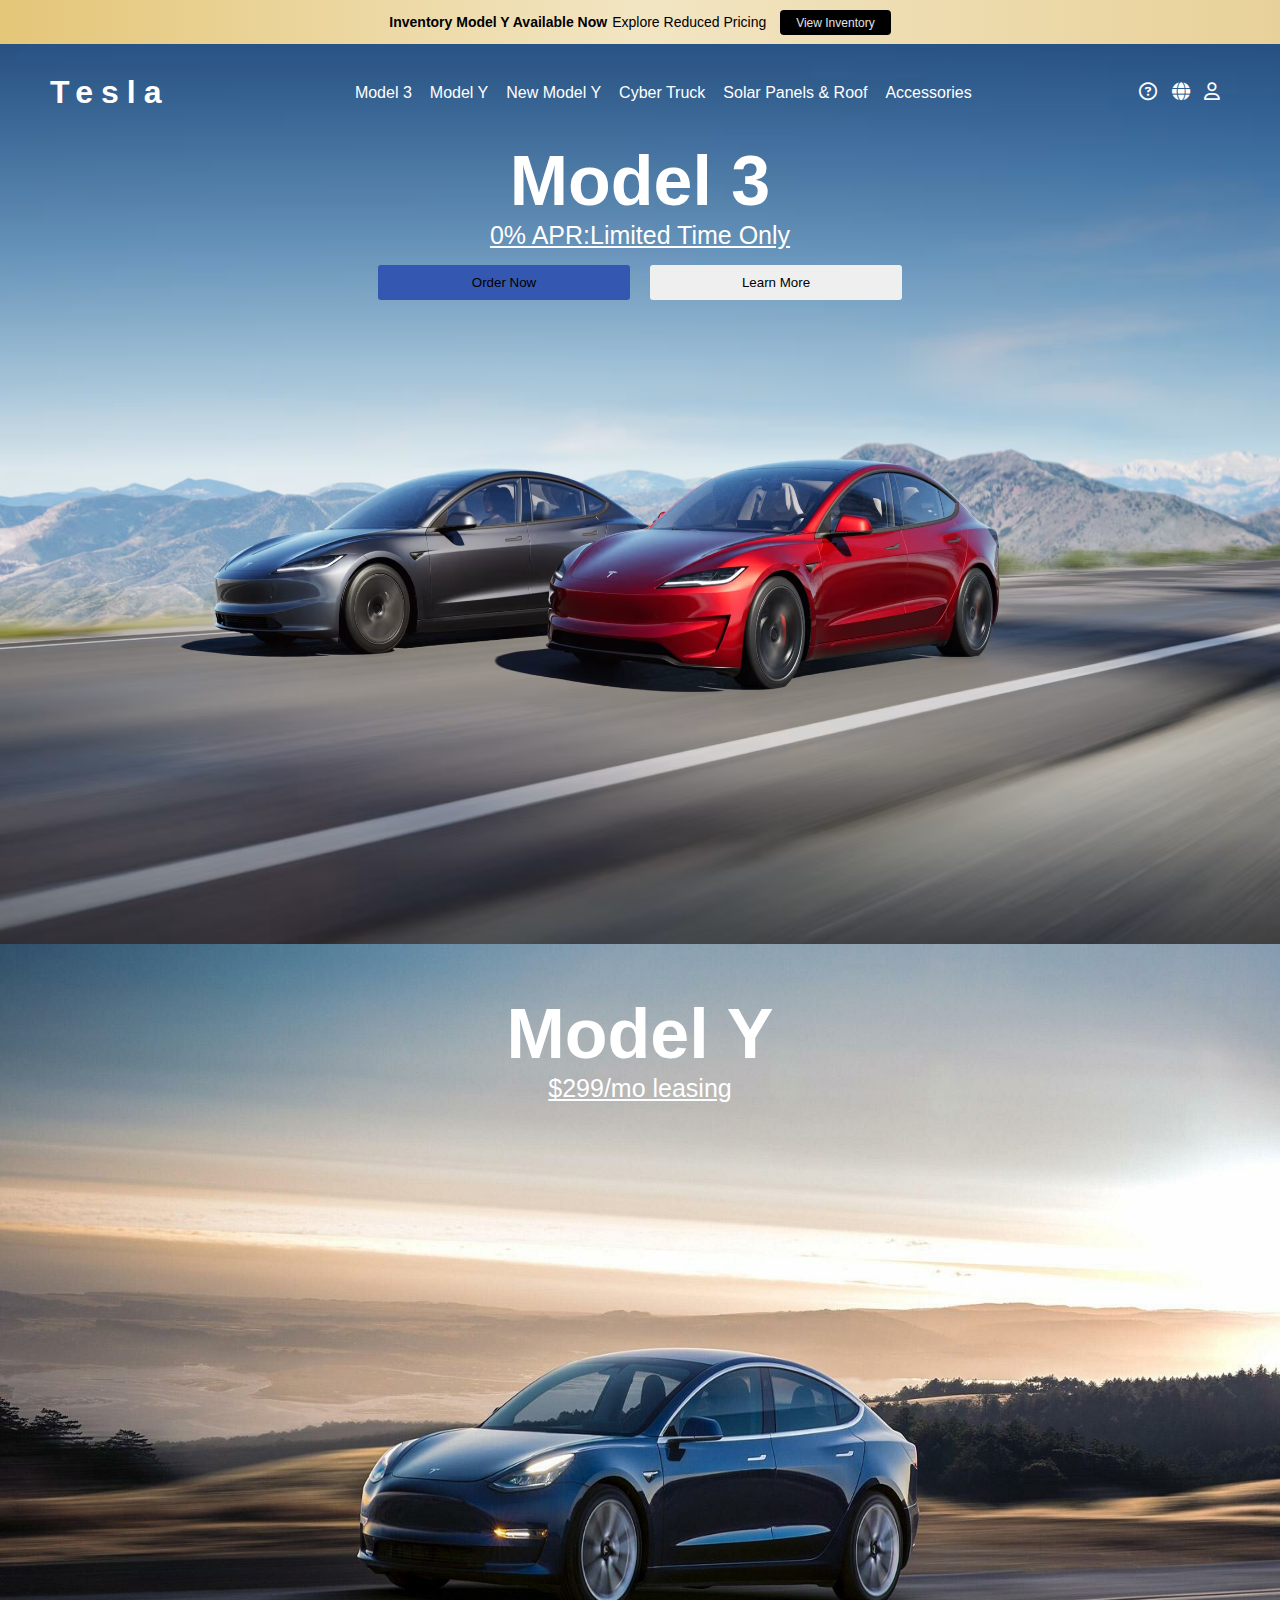
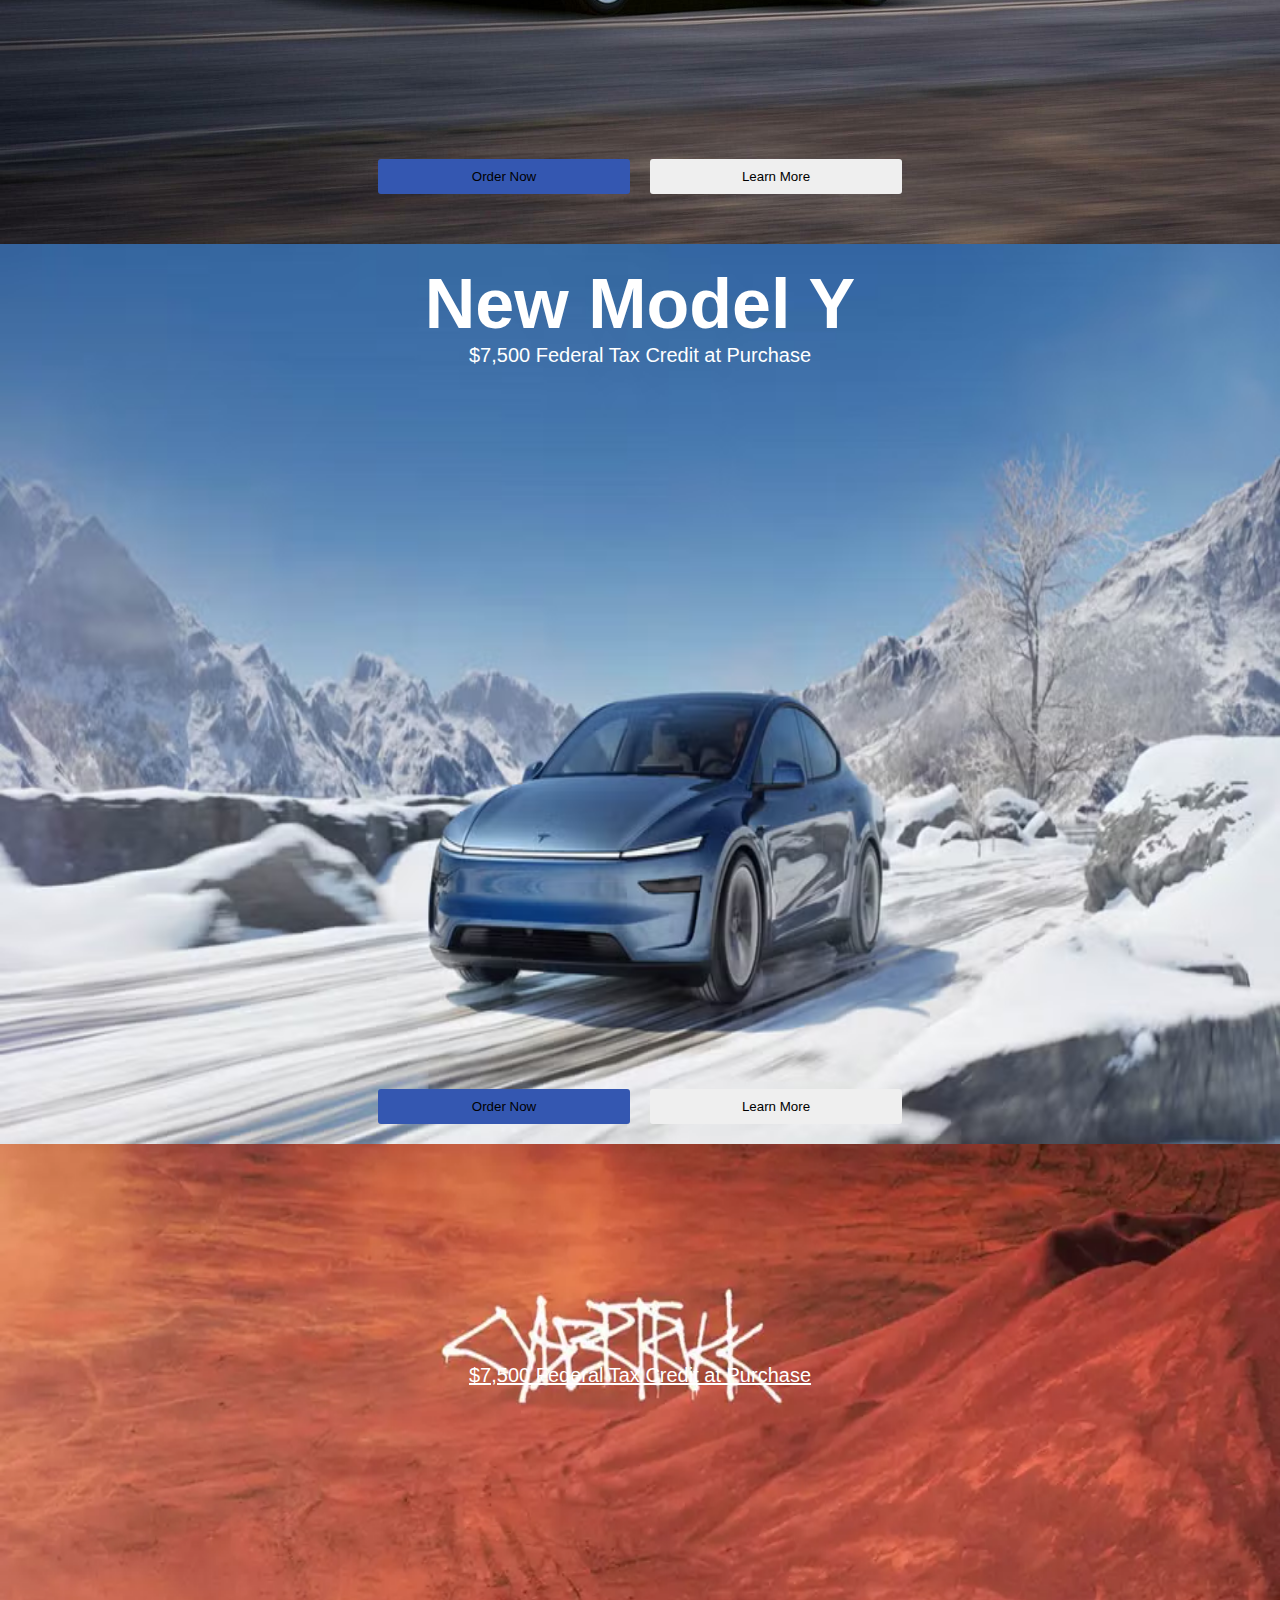
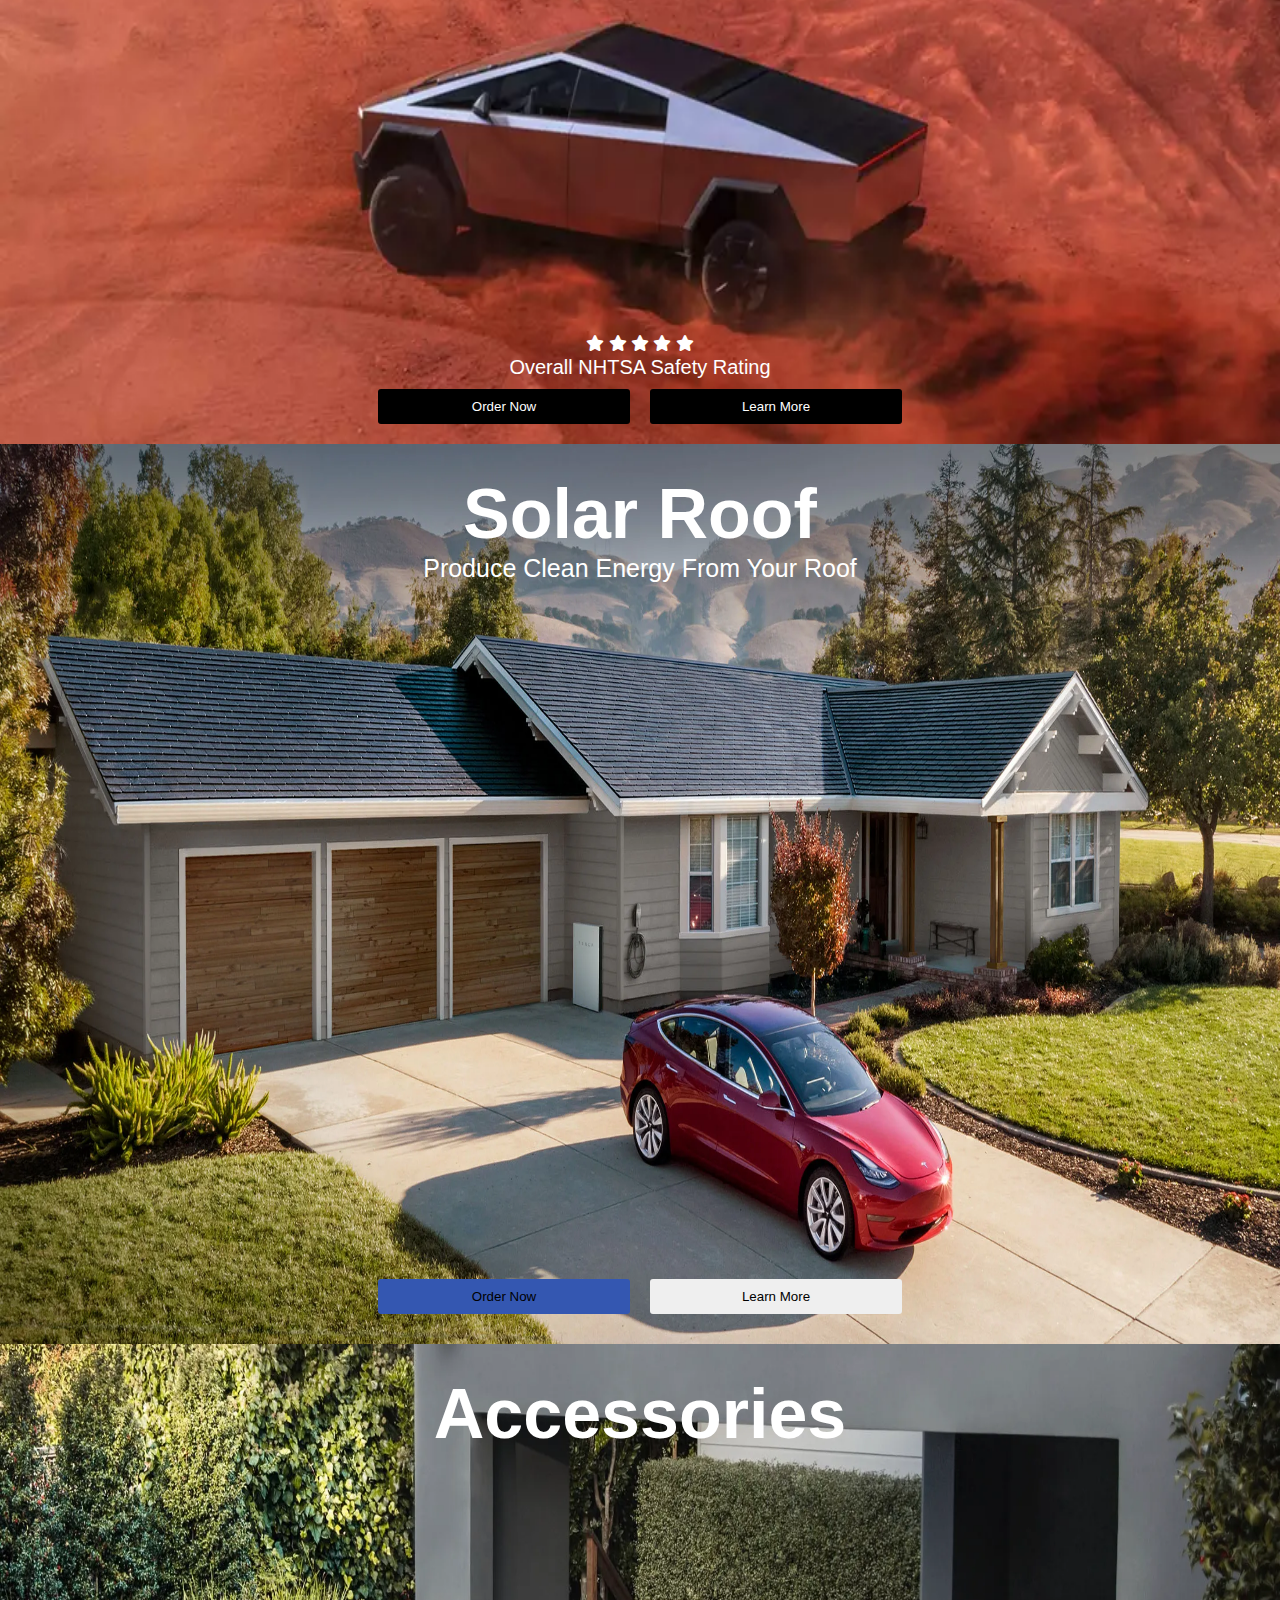
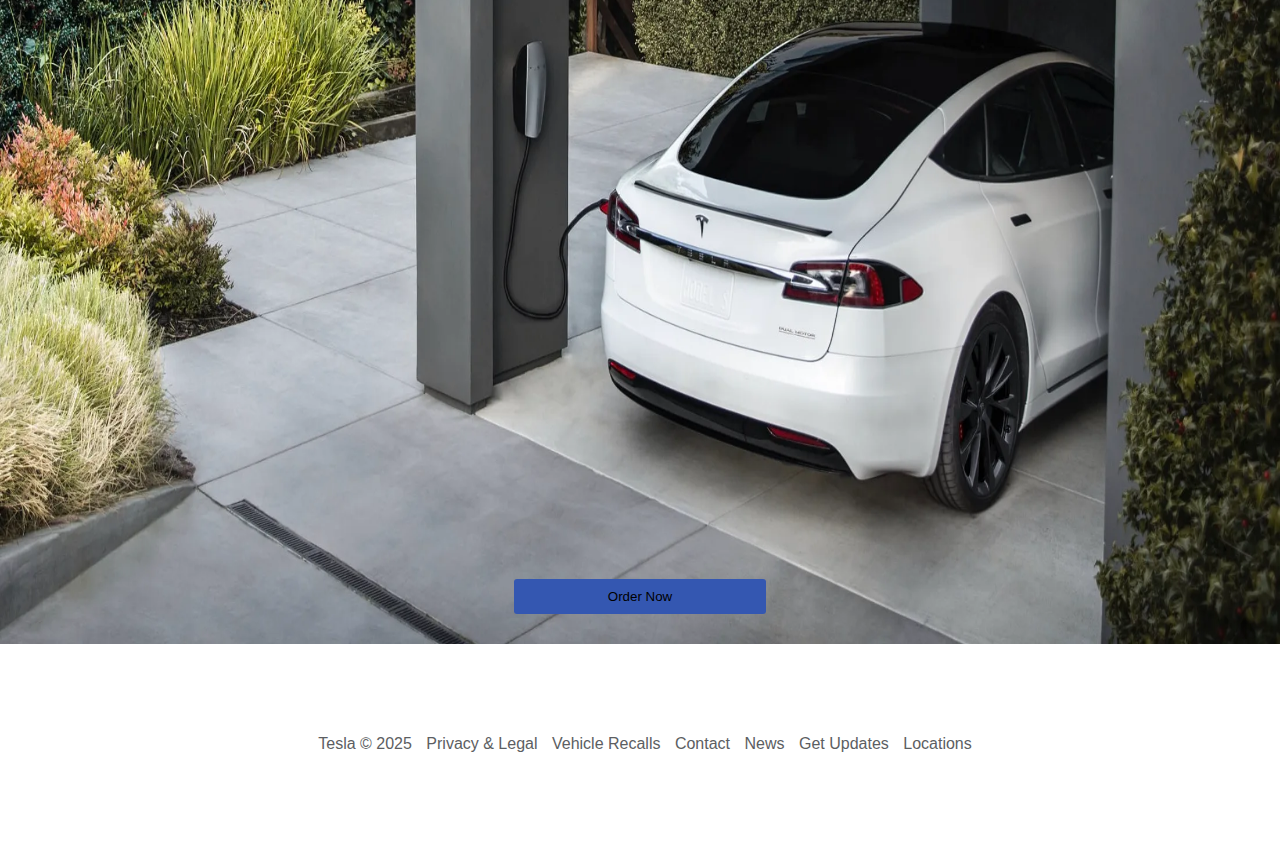
<file: index.html>
<!DOCTYPE html>
<html lang="en">

<head>
    <meta charset="UTF-8">
    <meta name="viewport" content="width=device-width, initial-scale=1.0">
    <title>Tesla Home Page</title>
    <link rel="stylesheet" href="https://cdnjs.cloudflare.com/ajax/libs/font-awesome/6.7.2/css/all.min.css"
        integrity="sha512-Evv84Mr4kqVGRNSgIGL/F/aIDqQb7xQ2vcrdIwxfjThSH8CSR7PBEakCr51Ck+w+/U6swU2Im1vVX0SVk9ABhg=="
        crossorigin="anonymous" referrerpolicy="no-referrer" />
        <link rel="icon" href="images/1024px-Tesla_logo.png" type="image/x-icon">
    <link rel="stylesheet" href="styles.css">
    <link rel="stylesheet" href="media.css">
</head>

<body>
    <header>
        <div class="header_section">
            <p class="hp1">Inventory Model Y Available Now </p>
            <p>Explore Reduced Pricing <button><a href="#">View Inventory</a></button></p>

        </div>
    </header>
    <!-- ------------------------------END OF HEADER SECTION----------------------------------------------- -->
    <!-- model 3 -->
    <main>
        <div class="model_3_homepage">
            <nav class="navbar">
                <h1><a href="index.html">Tesla</a></h1>
                <ul>
                    <li><a href="model_3.html">Model 3</a></li>
                    <li><a href="model_y.html">Model Y</a></li>
                    <li><a href="new_model_y.html">New Model Y</a></li>
                    <li><a href="cybertruck.html">Cyber Truck</a></li>
                    <li><a href="solar.html">Solar Panels & Roof</a></li>
                    <li><a href="accessories.html">Accessories</a></li>
                    <div>
                        <a href="#"><i class="fa-solid fa-bars menu"></i></a>
                    </div>

                </ul>
                <div class="navbar_icons">
                    <!-- 3 icons -->
                    <a href="#"><i class="fa-regular fa-circle-question"></i></a>
                    <a href="#"><i class="fa-solid fa-globe"></i></a>
                    <a href="#"><i class="fa-regular fa-user"></i></a>
                </div>
            </nav>
            <div class="text_bg">
                <h1 class="home_page_h1">Model 3</h1>
                <a href="">0% APR:Limited Time Only</a>
                <div class="homepage_button_div">
                    <button class="homepage_button blue">Order Now</button>
                    <button class="homepage_button">Learn More</button>
                </div>
            </div>
    </main>
    <!-- model-7 -->
    <section class="bg_model_y">
        <div class="model_y_homepage">
            <div class="bg_model_y_div">
                <div class="bg_model_y_text ">
                    <h1 class="home_page_h1">Model Y</h1>
                    <a href="#">$299/mo leasing</a>
                </div>
                <div class="bg_model_y_button">
                    <button class="homepage_button blue">Order Now</button>
                    <button class="homepage_button">Learn More</button>
                </div>
            </div>

        </div>
    </section>
    <!-- new-model-y -->
    <section class="new_bg_model_y ">
        <div class="new_model_y_homepage">
            <div class="new_bg_model_y_div">
                <div class="new_bg_model_y_text ">
                    <h1 class="home_page_h1">New Model Y</h1>
                    <a href="#"> $7,500 Federal Tax Credit at Purchase</a>
                </div>
                <div class="new_bg_model_y_button">
                    <button class="homepage_button blue">Order Now</button>
                    <button class="homepage_button">Learn More</button>
                </div>
            </div>
        </div>
    </section>
    <!-- cyber truck -->
    <section class="bg_cybertruck">
        <div class="cybertruck_homepage">
            <div class="cybertruck_div">
                <div class="cybertruck_text ">
                    <a href="#"> $7,500 Federal Tax Credit at Purchase</a>
                </div>
                <div class="cybertruck_button">
                    <div>
                        <i class="fa-solid fa-star"></i>
                        <i class="fa-solid fa-star"></i>
                        <i class="fa-solid fa-star"></i>
                        <i class="fa-solid fa-star"></i>
                        <i class="fa-solid fa-star"></i>
                        <p> Overall NHTSA Safety Rating</p>
                    </div>
                    <div class="cybertruck_two_button">
                        <button>Order Now</button>
                        <button>Learn More</button>
                    </div>
                </div>
            </div>
        </div>
    </section>
    <!-- solar roof and panels -->
    <section class="bg_solar ">
        <div class="solar_homepage">
            <div class="solar_div">
                <div class="solar_text ">
                    <h1 class="home_page_h1">Solar Roof</h1>
                    <a href="#"> Produce Clean Energy From Your Roof</a>
                </div>
                <div class="solar_button">
                    <button class="homepage_button blue">Order Now</button>
                    <button class="homepage_button">Learn More</button>
                </div>
            </div>
        </div>
    </section>
    <!-- charging -->
    <section class="bg_charger">
        <div class="charger_homepage">
            <div class="charger_div">
                <div class="charger_text ">
                    <h1 class="home_page_h1">Accessories </h1>
                </div>
                <div class="charger_button">
                    <button class="homepage_button blue">Order Now</button>
                </div>
            </div>
        </div>
    </section>
    <!-- footer -->
    <footer>
        <div>
            <ul class="footer-links">
                <li><a href="#">Tesla © 2025</a></li>
                <li><a href="#">Privacy & Legal</a></li>
                <li><a href="#">Vehicle Recalls</a></li>
                <li><a href="#">Contact</a></li>
                <li><a href="#">News</a></li>
                <li><a href="#">Get Updates</a></li>
                <li><a href="#">Locations</a></li>
            </ul>
        </div>
    </footer>
</body>

</html>
</file>
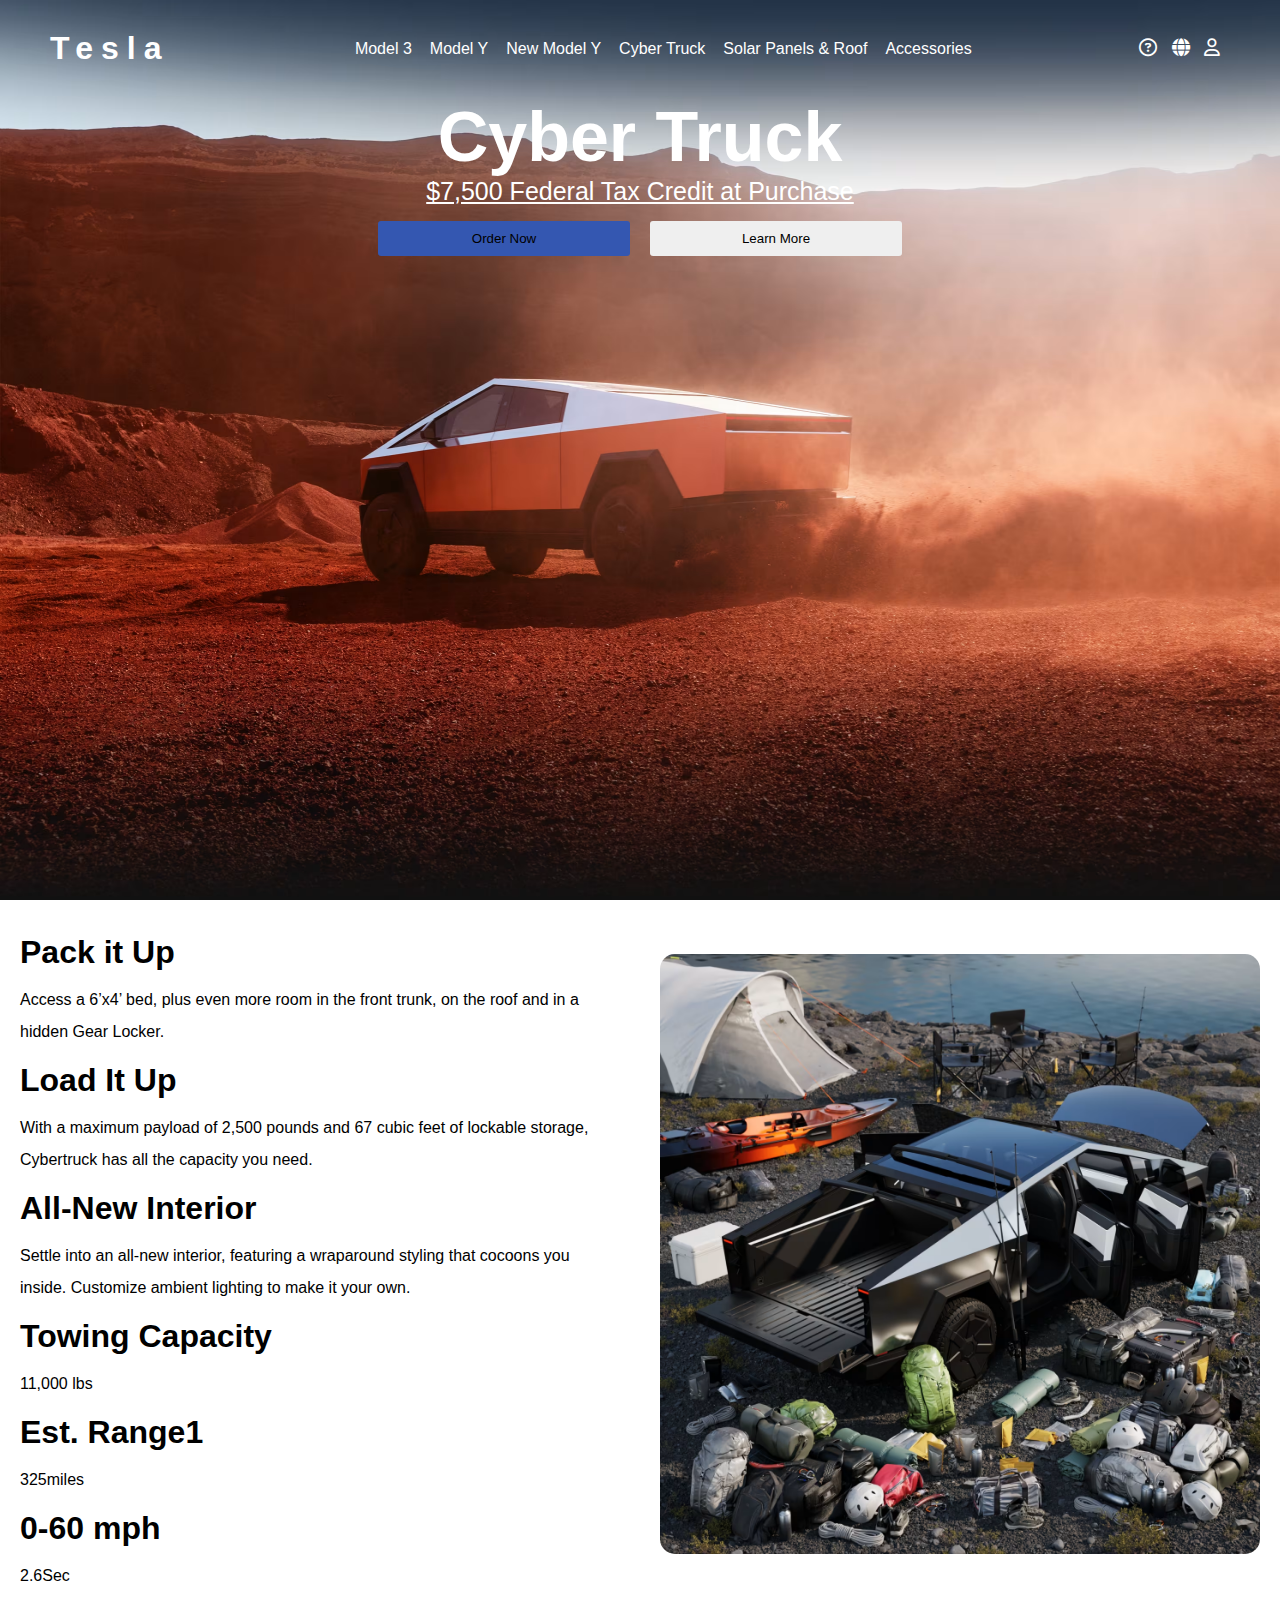
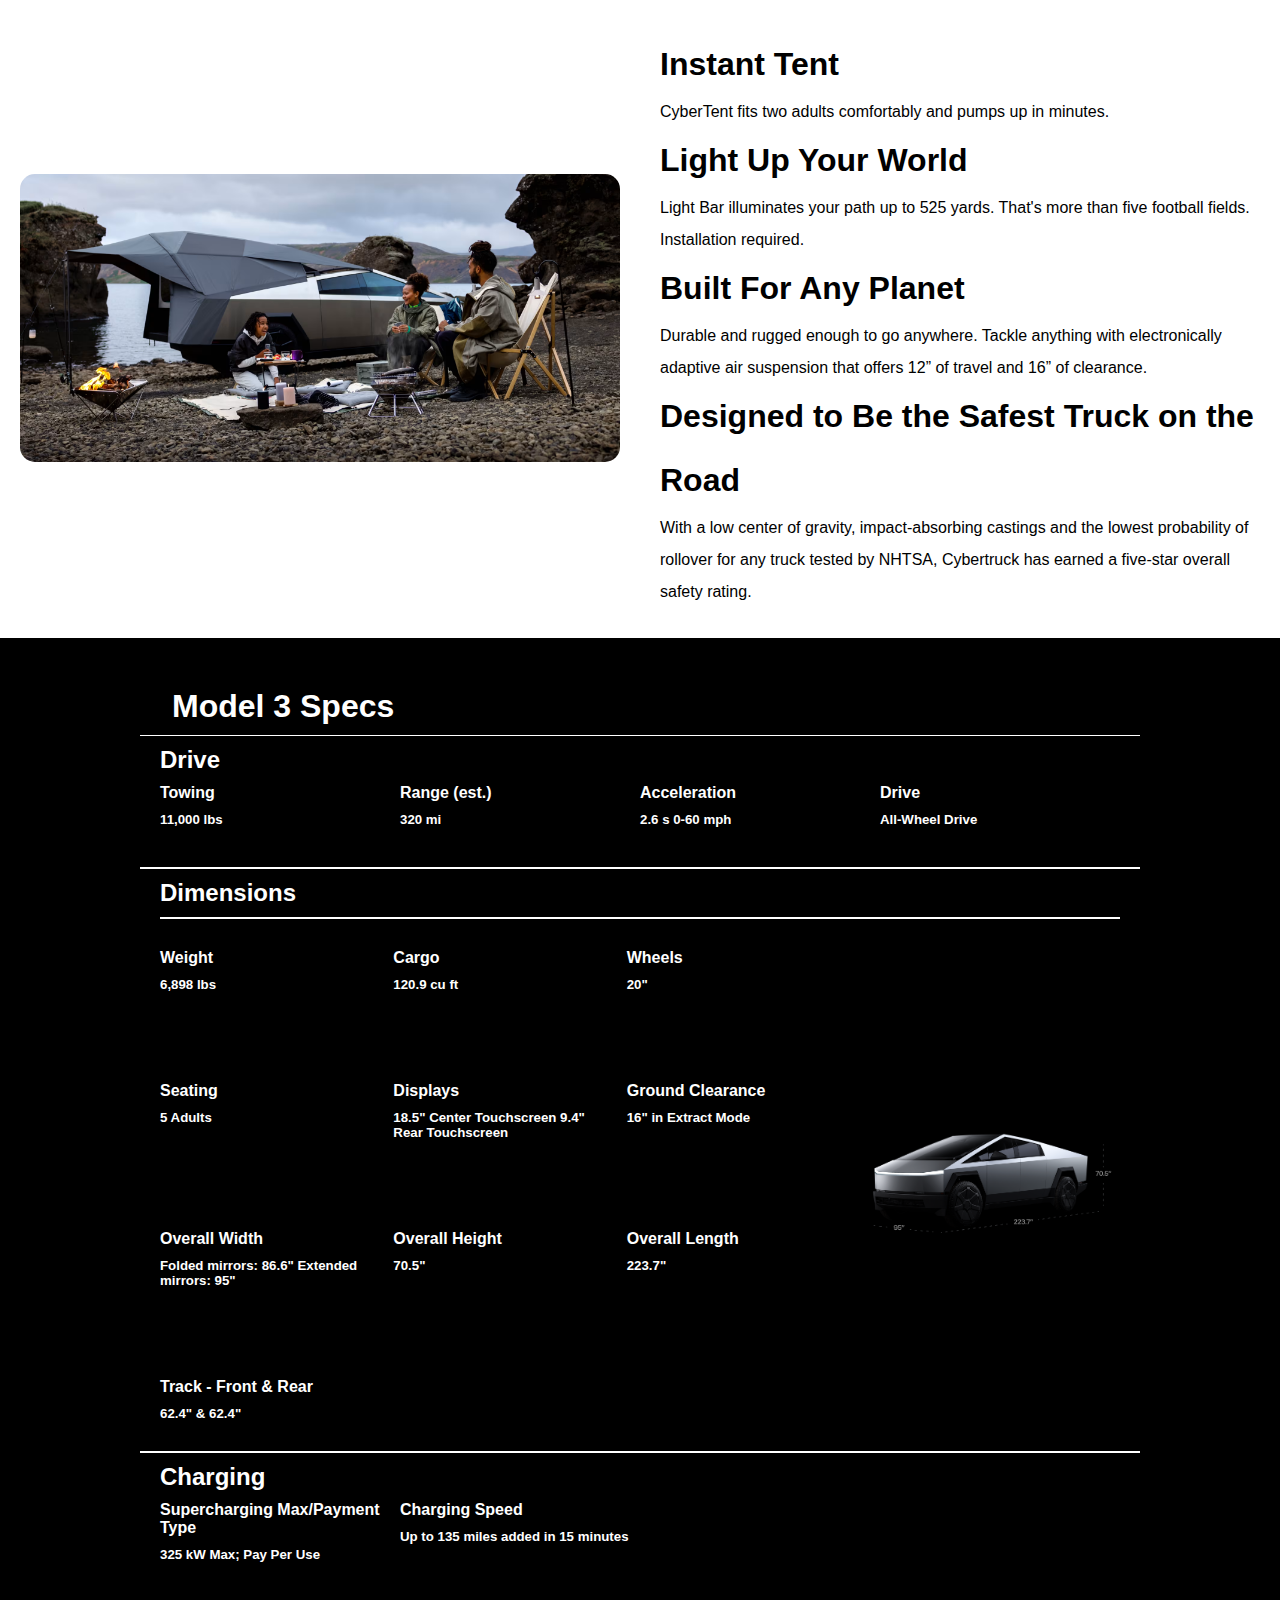
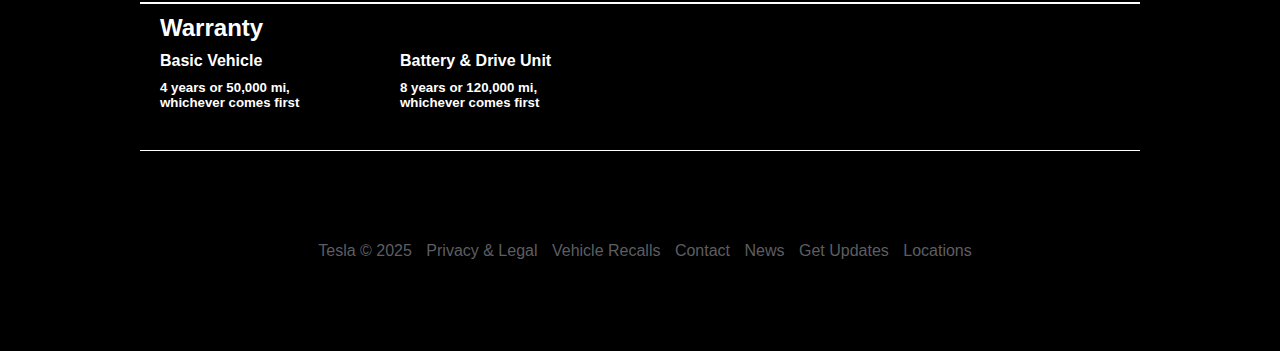
<file: cybertruck.html>
<!DOCTYPE html>
<html lang="en">

<head>
    <meta charset="UTF-8">
    <meta name="viewport" content="width=device-width, initial-scale=1.0">
    <title>Model_3</title>
    <link rel="stylesheet" href="https://cdnjs.cloudflare.com/ajax/libs/font-awesome/6.7.2/css/all.min.css"
        integrity="sha512-Evv84Mr4kqVGRNSgIGL/F/aIDqQb7xQ2vcrdIwxfjThSH8CSR7PBEakCr51Ck+w+/U6swU2Im1vVX0SVk9ABhg=="
        crossorigin="anonymous" referrerpolicy="no-referrer" />
    <link rel="icon" href="images/1024px-Tesla_logo.png" type="image/x-icon">

    <link rel="stylesheet" href="styles.css">
    <link rel="stylesheet" href="media.css">
    <link rel="stylesheet" href="model_3.css">
    <link rel="stylesheet" href="cybertruck.css">
    <link rel="stylesheet" href="model_3_media.css">
    <link rel="stylesheet" href="newmodel_y_media.css">
</head>

<body>

    <!-- ------------------------------END OF HEADER SECTION----------------------------------------------- -->
    <!-- model 3 -->
    <main>
        <div class="model_3_homepage">
            <nav class="navbar">
                <h1><a href="index.html">Tesla</a></h1>
                <ul>
                    <li><a href="model_3.html">Model 3</a></li>
                    <li><a href="model_y.html">Model Y</a></li>
                    <li><a href="new_model_y.html">New Model Y</a></li>
                    <li><a href="cybertruck.html">Cyber Truck</a></li>
                    <li><a href="solar.html">Solar Panels & Roof</a></li>
                    <li><a href="accessories.html">Accessories</a></li>
                    <div>
                        <a href="#"><i class="fa-solid fa-bars menu"></i></a>
                    </div>

                </ul>
                <div class="navbar_icons">
                    <!-- 3 icons -->
                    <a href="#"><i class="fa-regular fa-circle-question"></i></a>
                    <a href="#"><i class="fa-solid fa-globe"></i></a>
                    <a href="#"><i class="fa-regular fa-user"></i></a>
                </div>
            </nav>
            <div class="text_bg">
                <h1 class="home_page_h1">Cyber Truck</h1>
                <a href="">$7,500 Federal Tax Credit at Purchase</a>
                <div class="homepage_button_div">
                    <button class="homepage_button blue">Order Now</button>
                    <button class="homepage_button">Learn More</button>
                </div>
            </div>
    </main>
    <section class="m3_text_img">
        <div class="m3_text">
            <h1> Pack it Up</h1>
            <p>Access a 6’x4’ bed, plus even more room in the front trunk, on the roof and in a hidden Gear Locker.
            </p>
            <h1>Load It Up</h1>
            <p>With a maximum payload of 2,500 pounds and 67 cubic feet of lockable storage, Cybertruck has all the
                capacity you need.
            </p>
            <h1>All-New Interior</h1>
            <p>Settle into an all-new interior, featuring a wraparound styling that cocoons you inside. Customize
                ambient
                lighting to make it your own.
            </p>
            <h1>Towing Capacity</h1>
            <p>11,000 lbs</p>
            <h1>Est. Range1</h1>
            <p>325miles</p>
            <h1>0-60 mph</h1>
            <p>2.6Sec</p>
        </div>
        <div class="m3_img">
            <img src="images/Cybertruck-PLL-Pack-Desktop.avif" alt="">
        </div>
    </section>
    <section class="m3_text_img">
        <div class="m3_img">
            <img src="images/Cybertruck-Keep-the-Adventure-Going-Carousel-Slide-2-Basecamp-Desktop - Copy.avif" alt="">
        </div>
        <div class="m3_text">
            <h1> Instant Tent</h1>
            <p>CyberTent fits two adults comfortably and pumps up in minutes.</p>
            <h1>Light Up Your World</h1>
            <p>Light Bar illuminates your path up to 525 yards. That's more than five football fields. Installation
                required.
            </p>
            <h1>Built For Any Planet</h1>
            <p>Durable and rugged enough to go anywhere. Tackle anything with electronically adaptive air suspension
                that offers 12” of travel and 16” of clearance.
            </p>
            <h1>Designed to Be the Safest Truck on the Road
            </h1>
            <p>With a low center of gravity, impact-absorbing castings and the lowest probability of rollover for any
                truck tested by NHTSA, Cybertruck has earned a five-star overall safety rating.
            </p>



        </div>
    </section>
    <section class="m3_features">
        <div class="m3_specs">
            <h1>Model 3 Specs</h1>
            <div class="m3_specs_main_div">
                <h2>Drive</h2>
                <div class="m3_four_cols">
                    <div class="m3_specs_grid">
                        <h4>Towing</h4>
                        <h5>11,000 lbs</h5>
                    </div>
                    <div class="m3_specs_grid">
                        <h4>Range (est.)</h4>
                        <h5>320 mi</h5>
                    </div>
                    <div class="m3_specs_grid">
                        <h4>Acceleration</h4>
                        <h5>2.6 s 0-60 mph</h5>
                    </div>
                    <div class="m3_specs_grid">
                        <h4>Drive</h4>
                        <h5>All-Wheel Drive</h5>
                    </div>
                </div>
            </div>
        </div>
    </section>
    <section class="m3_features">
        <div class="m3_specs">
            <div class="m3_specs_main_div">
                <h2>Dimensions</h2>
                <div class="three_col_flex">
                    <div class="m3_three_cols">
                        <div class="m3_specs_grid">
                            <h4>Weight</h4>
                            <h5>6,898 lbs</h5>
                        </div>
                        <div class="m3_specs_grid">
                            <h4>Cargo</h4>
                            <h5>120.9 cu ft</h5>
                        </div>
                        <div class="m3_specs_grid">
                            <h4>Wheels</h4>
                            <h5>20"</h5>
                        </div>
                        <div class="m3_specs_grid">
                            <h4>Seating</h4>
                            <h5>5 Adults</h5>
                        </div>
                        <!--  -->

                        <div class="m3_specs_grid">
                            <h4>Displays</h4>
                            <h5>18.5" Center Touchscreen 9.4" Rear Touchscreen</h5>
                        </div>
                        <div class="m3_specs_grid">
                            <h4>Ground Clearance</h4>
                            <h5>16" in Extract Mode</h5>
                        </div>
                        <div class="m3_specs_grid">
                            <h4>Overall Width</h4>
                            <h5>Folded mirrors: 86.6"
                                Extended mirrors: 95" </h5>
                        </div>
                        <div class="m3_specs_grid">
                            <h4>Overall Height</h4>
                            <h5>70.5"</h5>
                        </div>
                        <div class="m3_specs_grid">
                            <h4>Overall Length</h4>
                            <h5>223.7"</h5>
                        </div>
                        <div class="m3_specs_grid">
                            <h4>Track - Front & Rear</h4>
                            <h5>62.4" & 62.4"</h5>
                        </div>
                    </div>
                    <div class="m3_feature_img">
                        <img src="images/Cybertruck-Specs-Imperial-Desktop-Mobile.png" alt="">
                    </div>
                </div>
            </div>
        </div>
    </section>
    <section class="m3_features">
        <div class="m3_specs">
            <div class="m3_specs_main_div">
                <h2>Charging</h2>
                <div class="m3_four_cols">
                    <div class="m3_specs_grid">
                        <h4>Supercharging Max/Payment Type</h4>
                        <h5>325 kW Max; Pay Per Use</h5>
                    </div>
                    <div class="m3_specs_grid">
                        <h4>Charging Speed</h4>
                        <h5>Up to 135 miles added in 15 minutes</h5>
                    </div>
                </div>
            </div>
        </div>
    </section>
    <section class="m3_features">
        <div class="m3_specs">
            <div class="m3_specs_main_div">
                <h2>Warranty</h2>
                <div class="m3_four_cols">
                    <div class="m3_specs_grid">
                        <h4>Basic Vehicle</h4>
                        <h5>4 years or 50,000 mi, <br> whichever comes first</h5>
                    </div>
                    <div class="m3_specs_grid">
                        <h4>Battery & Drive Unit</h4>
                        <h5>8 years or 120,000 mi, <br> whichever comes first</h5>
                    </div>
                </div>
            </div>
        </div>
    </section>


    <footer>
        <div>
            <ul class="footer-links">
                <li><a href="#">Tesla © 2025</a></li>
                <li><a href="#">Privacy & Legal</a></li>
                <li><a href="#">Vehicle Recalls</a></li>
                <li><a href="#">Contact</a></li>
                <li><a href="#">News</a></li>
                <li><a href="#">Get Updates</a></li>
                <li><a href="#">Locations</a></li>
            </ul>
        </div>
    </footer>
</body>

</html>
</file>
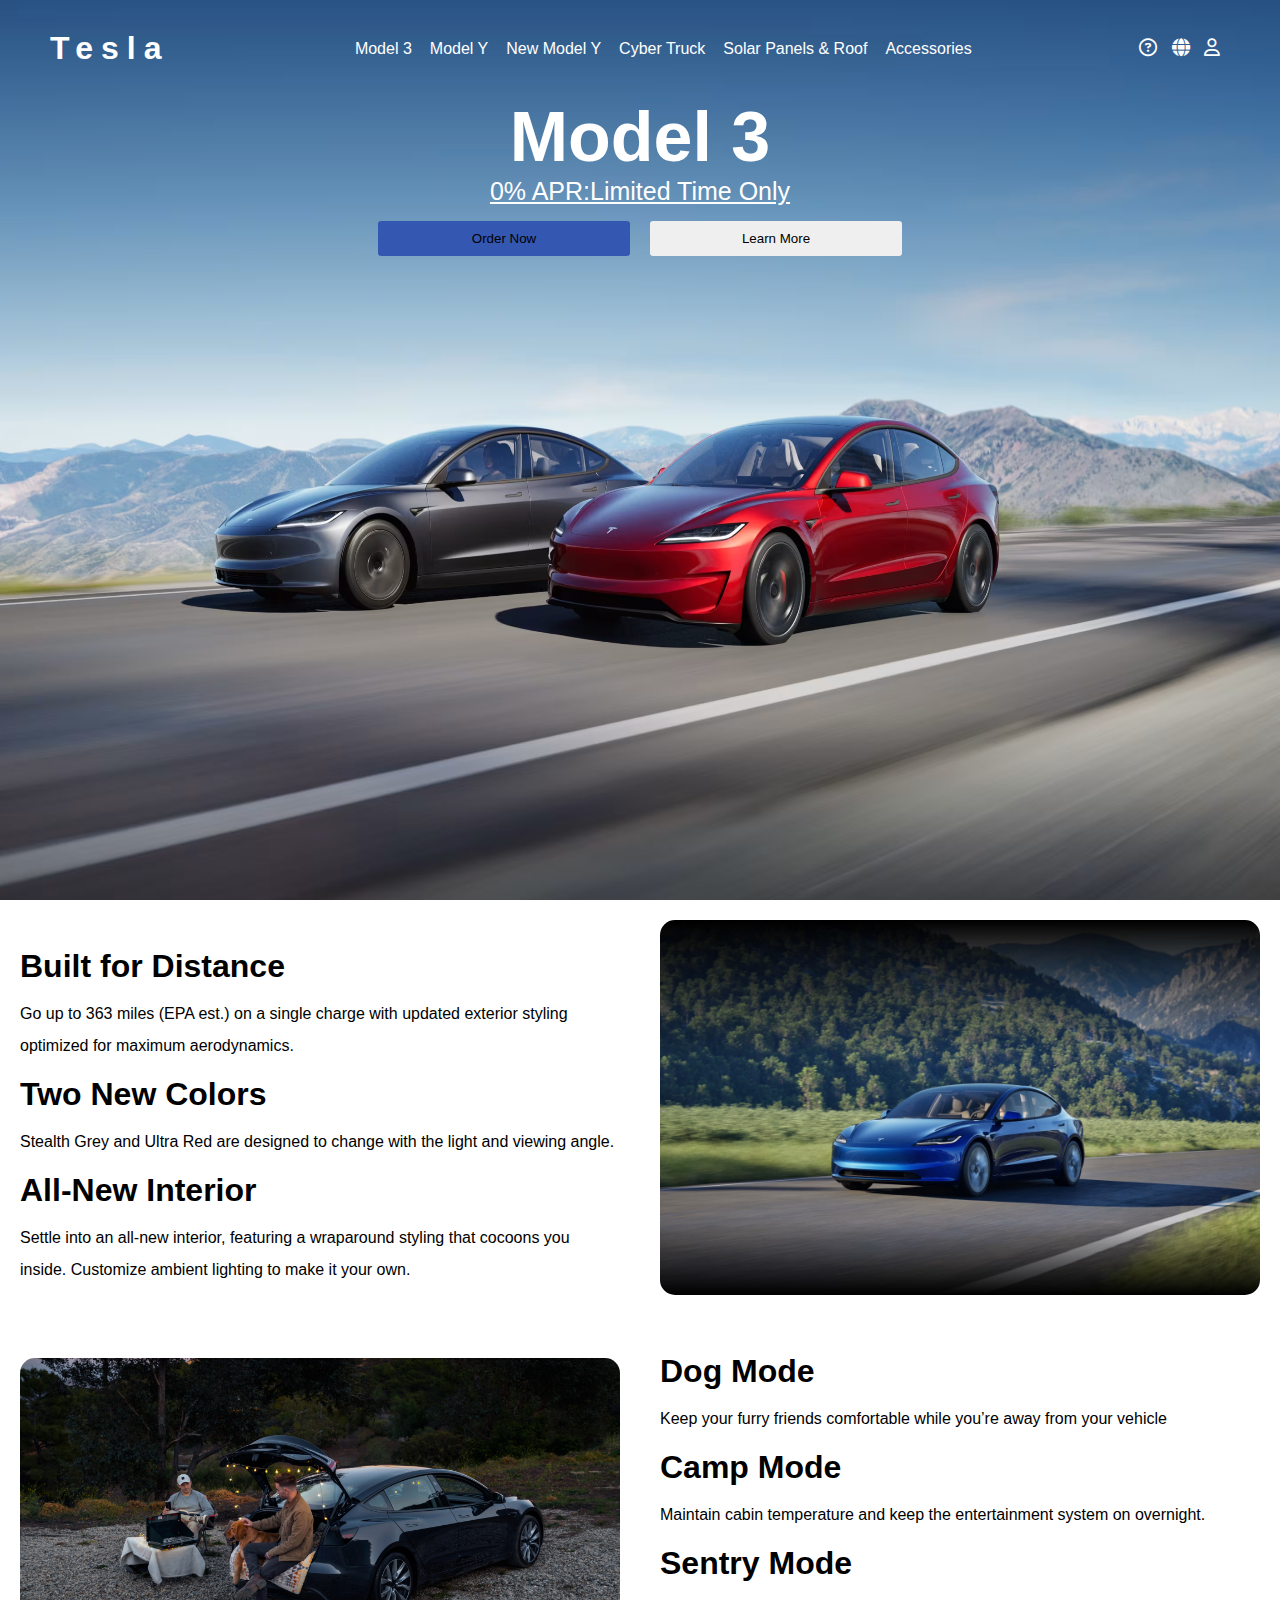
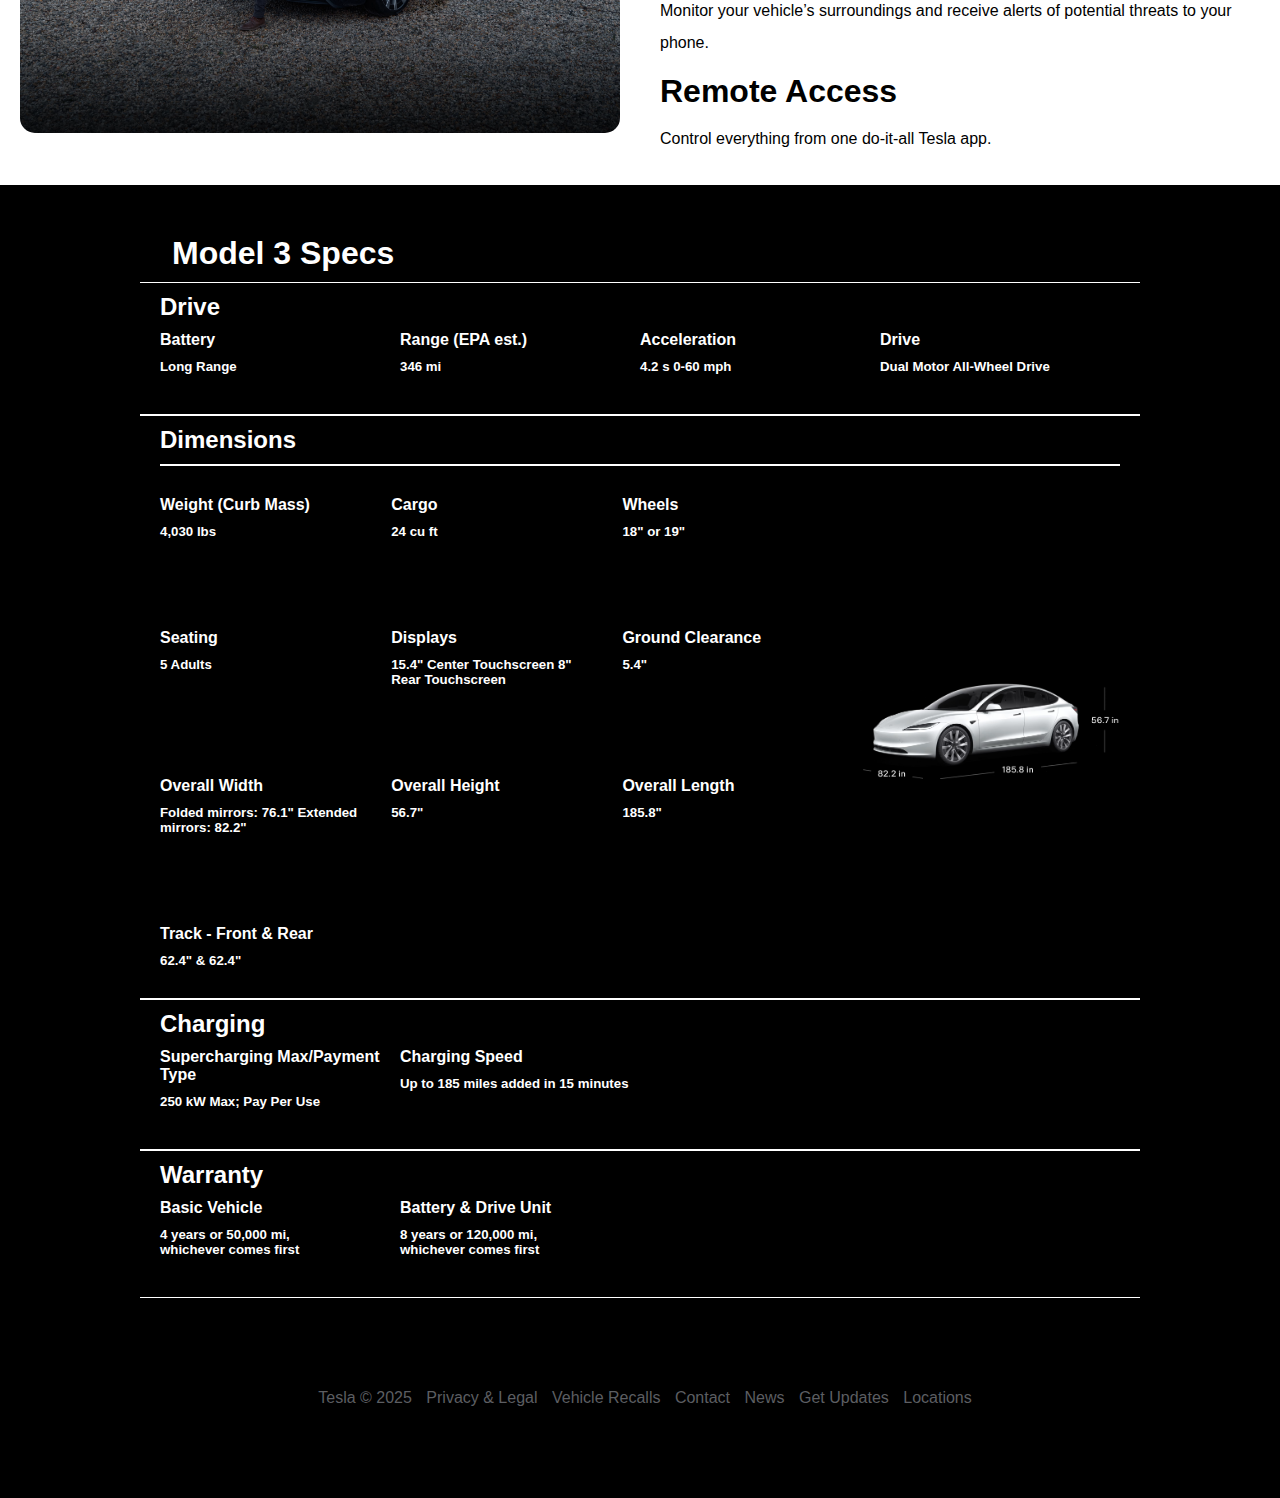
<file: model_3.html>
<!DOCTYPE html>
<html lang="en">

<head>
    <meta charset="UTF-8">
    <meta name="viewport" content="width=device-width, initial-scale=1.0">
    <title>Model 3</title>
    <link rel="stylesheet" href="https://cdnjs.cloudflare.com/ajax/libs/font-awesome/6.7.2/css/all.min.css"
        integrity="sha512-Evv84Mr4kqVGRNSgIGL/F/aIDqQb7xQ2vcrdIwxfjThSH8CSR7PBEakCr51Ck+w+/U6swU2Im1vVX0SVk9ABhg=="
        crossorigin="anonymous" referrerpolicy="no-referrer" />
    <link rel="icon" href="images/1024px-Tesla_logo.png" type="image/x-icon">

    <link rel="stylesheet" href="styles.css">
    <link rel="stylesheet" href="media.css">
    <link rel="stylesheet" href="model_3.css">
    <link rel="stylesheet" href="model_3_media.css">
</head>

<body>

    <!-- ------------------------------END OF HEADER SECTION----------------------------------------------- -->
    <!-- model 3 -->
    <main>
        <div class="model_3_homepage">
            <nav class="navbar">
                <h1><a href="index.html">Tesla</a></h1>
                <ul>
                    <li><a href="model_3.html">Model 3</a></li>
                    <li><a href="model_y.html">Model Y</a></li>
                    <li><a href="new_model_y.html">New Model Y</a></li>
                    <li><a href="cybertruck.html">Cyber Truck</a></li>
                    <li><a href="solar.html">Solar Panels & Roof</a></li>
                    <li><a href="accessories.html">Accessories</a></li>
                    <div>
                        <a href="#"><i class="fa-solid fa-bars menu"></i></a>
                    </div>

                </ul>
                <div class="navbar_icons">
                    <!-- 3 icons -->
                    <a href="#"><i class="fa-regular fa-circle-question"></i></a>
                    <a href="#"><i class="fa-solid fa-globe"></i></a>
                    <a href="#"><i class="fa-regular fa-user"></i></a>
                </div>
            </nav>
            <div class="text_bg">
                <h1 class="home_page_h1">Model 3</h1>
                <a href="">0% APR:Limited Time Only</a>
                <div class="homepage_button_div">
                    <button class="homepage_button blue">Order Now</button>
                    <button class="homepage_button">Learn More</button>
                </div>
            </div>
    </main>
    <section class="m3_text_img">
        <div class="m3_text">
            <h1> Built for Distance</h1>
            <p>Go up to 363 miles (EPA est.) on a single charge with updated exterior styling optimized for maximum
                aerodynamics.
            </p>
            <h1>Two New Colors</h1>
            <p>Stealth Grey and Ultra Red are designed to change with the light and viewing angle.
            </p>
            <h1>All-New Interior</h1>
            <p>Settle into an all-new interior, featuring a wraparound styling that cocoons you inside. Customize
                ambient
                lighting to make it your own.
            </p>
        </div>
        <div class="m3_img">
            <img src="images/Model-3-Exterior-Hero-Desktop-LHD.avif"
                alt="">
        </div>
    </section>
    <section class="m3_text_img">
        <div class="m3_img">
            <img src="images/Model-3-dog.avif"
                alt="">
        </div>
        <div class="m3_text">
            <h1> Dog Mode</h1>
            <p>Keep your furry friends comfortable while you’re away from your vehicle</p>
            <h1>Camp Mode</h1>
            <p>Maintain cabin temperature and keep the entertainment system on overnight.
            </p>
            <h1>Sentry Mode</h1>
            <p>Monitor your vehicle’s surroundings and receive alerts of potential threats to your phone.
            </p>
            <h1>Remote Access
            </h1>
            <p>Control everything from one do-it-all Tesla app.
            </p>



        </div>
    </section>
    <section class="m3_features">
        <div class="m3_specs">
            <h1>Model 3 Specs</h1>
            <div class="m3_specs_main_div">
                <h2>Drive</h2>
                <div class="m3_four_cols">
                    <div class="m3_specs_grid">
                        <h4>Battery</h4>
                        <h5>Long Range</h5>
                    </div>
                    <div class="m3_specs_grid">
                        <h4>Range (EPA est.)</h4>
                        <h5>346 mi</h5>
                    </div>
                    <div class="m3_specs_grid">
                        <h4>Acceleration</h4>
                        <h5>4.2 s 0-60 mph</h5>
                    </div>
                    <div class="m3_specs_grid">
                        <h4>Drive</h4>
                        <h5>Dual Motor All-Wheel Drive</h5>
                    </div>
                </div>
            </div>
        </div>
    </section>

    <section class="m3_features">
        <div class="m3_specs">
            <div class="m3_specs_main_div">
                <h2>Dimensions</h2>
                <div class="three_col_flex">
                    <div class="m3_three_cols">
                        <div class="m3_specs_grid">
                            <h4>Weight (Curb Mass)</h4>
                            <h5>4,030 lbs</h5>
                        </div>
                        <div class="m3_specs_grid">
                            <h4>Cargo</h4>
                            <h5>24 cu ft</h5>
                        </div>
                        <div class="m3_specs_grid">
                            <h4>Wheels</h4>
                            <h5>18" or 19"</h5>
                        </div>
                        <div class="m3_specs_grid">
                            <h4>Seating</h4>
                            <h5>5 Adults</h5>
                        </div>
                        <div class="m3_specs_grid">
                            <h4>Displays</h4>
                            <h5>15.4" Center Touchscreen 8" Rear Touchscreen</h5>
                        </div>
                        <div class="m3_specs_grid">
                            <h4>Ground Clearance</h4>
                            <h5>5.4"</h5>
                        </div>
                        <div class="m3_specs_grid">
                            <h4>Overall Width</h4>
                            <h5>Folded mirrors: 76.1" Extended mirrors: 82.2"</h5>
                        </div>
                        <div class="m3_specs_grid">
                            <h4>Overall Height</h4>
                            <h5>56.7"</h5>
                        </div>
                        <div class="m3_specs_grid">
                            <h4>Overall Length</h4>
                            <h5>185.8"</h5>
                        </div>
                        <div class="m3_specs_grid">
                            <h4>Track - Front & Rear</h4>
                            <h5>62.4" & 62.4"</h5>
                        </div>
                    </div>
                    <div class="m3_feature_img">
                        <img src="images/small-m3.avif"
                            alt="Model 3 Dimensions">
                    </div>
                </div>
            </div>
        </div>
    </section>

    <section class="m3_features">
        <div class="m3_specs">
            <div class="m3_specs_main_div">
                <h2>Charging</h2>
                <div class="m3_four_cols">
                    <div class="m3_specs_grid">
                        <h4>Supercharging Max/Payment Type</h4>
                        <h5>250 kW Max; Pay Per Use</h5>
                    </div>
                    <div class="m3_specs_grid">
                        <h4>Charging Speed</h4>
                        <h5>Up to 185 miles added in 15 minutes</h5>
                    </div>
                </div>
            </div>
        </div>
    </section>

    <section class="m3_features">
        <div class="m3_specs">
            <div class="m3_specs_main_div">
                <h2>Warranty</h2>
                <div class="m3_four_cols">
                    <div class="m3_specs_grid">
                        <h4>Basic Vehicle</h4>
                        <h5>4 years or 50,000 mi, <br> whichever comes first</h5>
                    </div>
                    <div class="m3_specs_grid">
                        <h4>Battery & Drive Unit</h4>
                        <h5>8 years or 120,000 mi, <br> whichever comes first</h5>
                    </div>
                </div>
            </div>
        </div>
    </section>


    <footer>
        <div>
            <ul class="footer-links">
                <li><a href="#">Tesla © 2025</a></li>
                <li><a href="#">Privacy & Legal</a></li>
                <li><a href="#">Vehicle Recalls</a></li>
                <li><a href="#">Contact</a></li>
                <li><a href="#">News</a></li>
                <li><a href="#">Get Updates</a></li>
                <li><a href="#">Locations</a></li>
            </ul>
        </div>
    </footer>
</body>

</html>
</file>
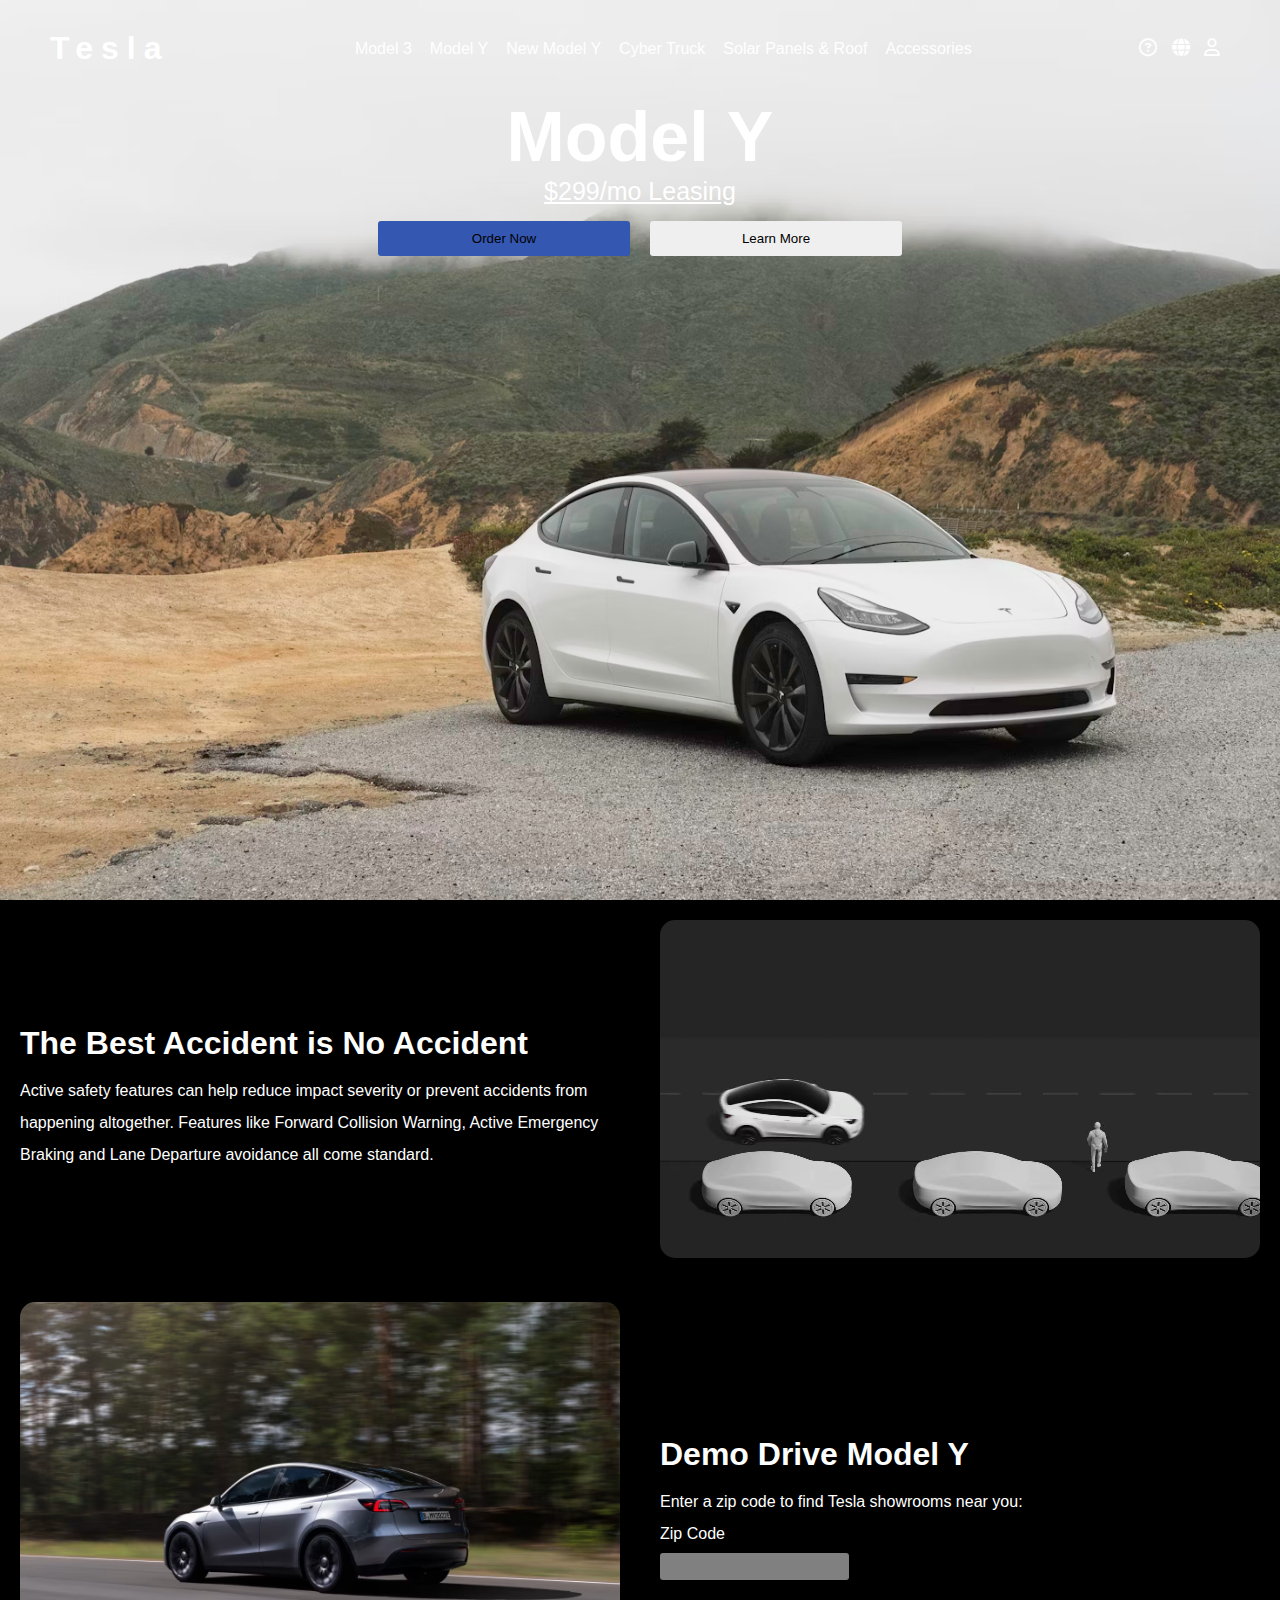
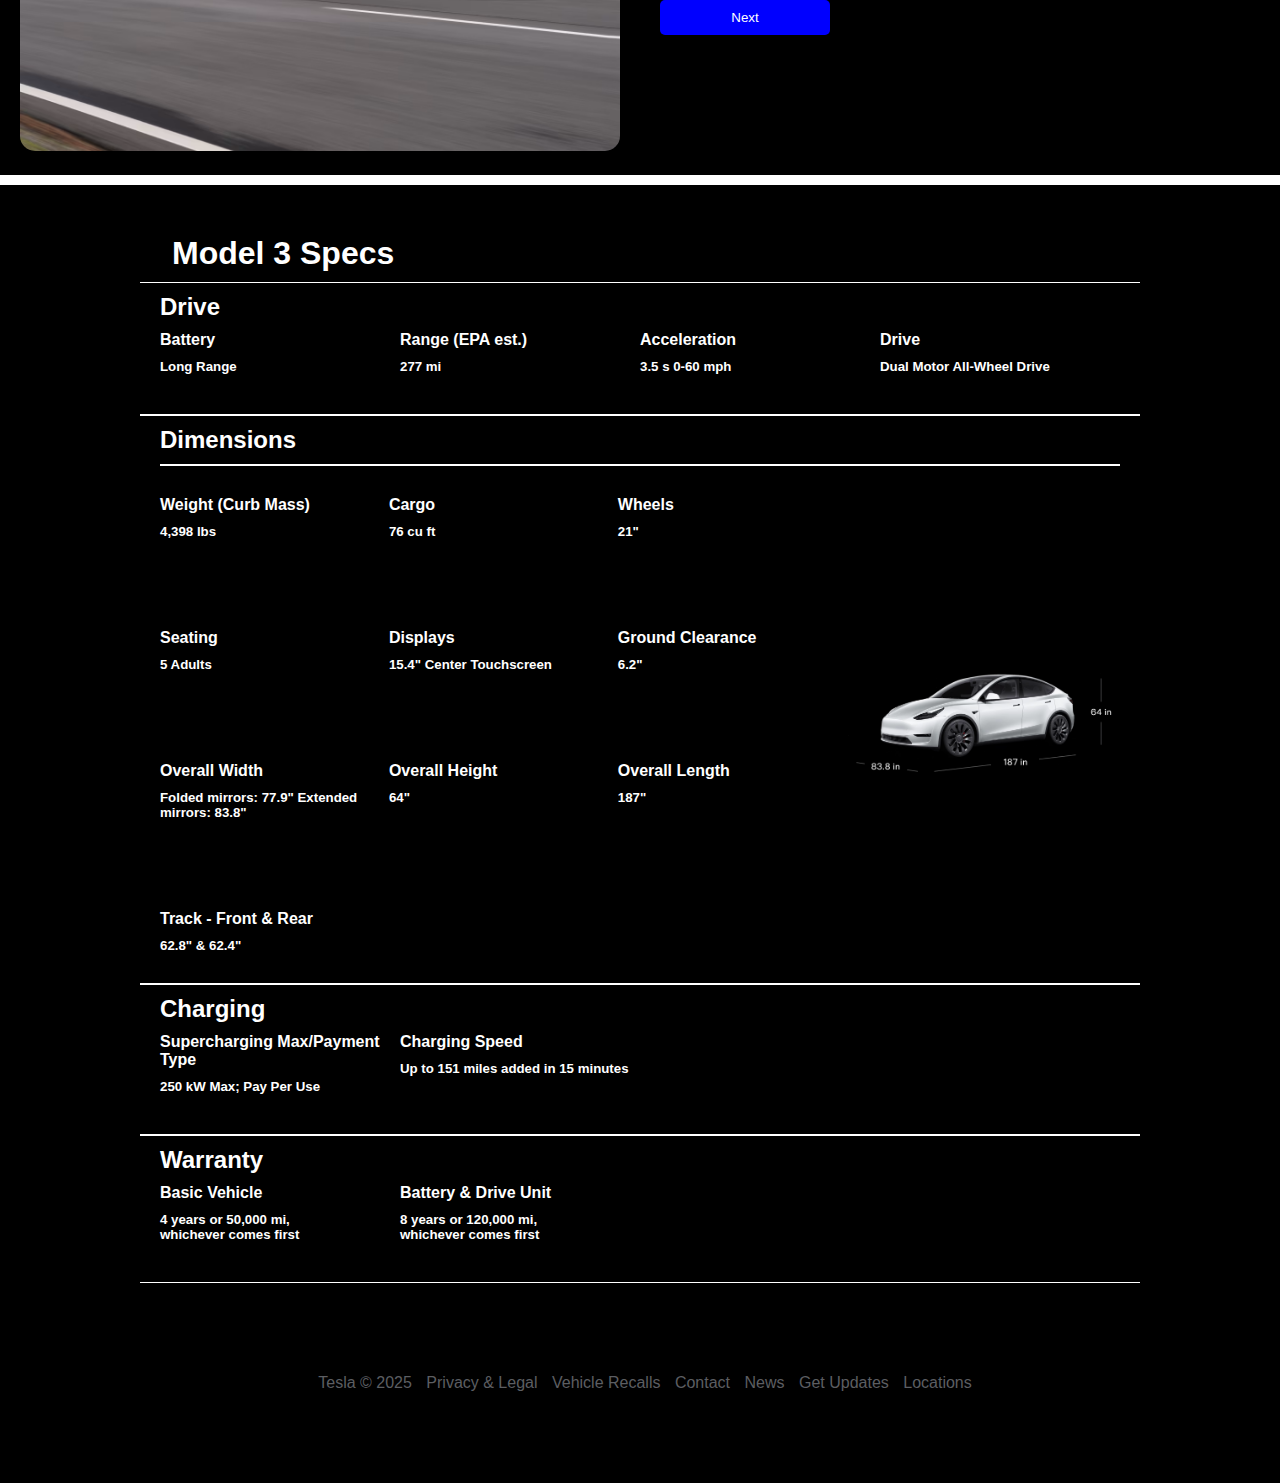
<file: model_y.html>
<!DOCTYPE html>
<html lang="en">

<head>
    <meta charset="UTF-8">
    <meta name="viewport" content="width=device-width, initial-scale=1.0">
    <title>Model Y</title>
    <link rel="stylesheet" href="https://cdnjs.cloudflare.com/ajax/libs/font-awesome/6.7.2/css/all.min.css"
        integrity="sha512-Evv84Mr4kqVGRNSgIGL/F/aIDqQb7xQ2vcrdIwxfjThSH8CSR7PBEakCr51Ck+w+/U6swU2Im1vVX0SVk9ABhg=="
        crossorigin="anonymous" referrerpolicy="no-referrer" />
        <link rel="icon" href="images/1024px-Tesla_logo.png" type="image/x-icon">

    <link rel="stylesheet" href="styles.css">
    <link rel="stylesheet" href="media.css">
    <link rel="stylesheet" href="model_3.css">
    <link rel="stylesheet" href="model_y.css">
    <link rel="stylesheet" href="model_3_media.css">
    <link rel="stylesheet" href="model_y_media.css">

</head>

<body>

    <!-- ------------------------------END OF HEADER SECTION----------------------------------------------- -->
    <!-- model 3 -->
    <main>
        <div class="model_3_homepage">
            <nav class="navbar">
                <h1><a href="index.html">Tesla</a></h1>
                <ul>
                    <li><a href="model_3.html">Model 3</a></li>
                    <li><a href="model_y.html">Model Y</a></li>
                    <li><a href="new_model_y.html">New Model Y</a></li>
                    <li><a href="cybertruck.html">Cyber Truck</a></li>
                    <li><a href="solar.html">Solar Panels & Roof</a></li>
                    <li><a href="accessories.html">Accessories</a></li>
                    <div>
                        <a href="#"><i class="fa-solid fa-bars menu"></i></a>
                    </div>

                </ul>
                <div class="navbar_icons">
                    <!-- 3 icons -->
                    <a href="#"><i class="fa-regular fa-circle-question"></i></a>
                    <a href="#"><i class="fa-solid fa-globe"></i></a>
                    <a href="#"><i class="fa-regular fa-user"></i></a>
                </div>
            </nav>
            <div class="text_bg">
                <h1 class="home_page_h1">Model Y</h1>
                <a href="">$299/mo Leasing</a>
                <div class="homepage_button_div">
                    <button class="homepage_button blue">Order Now</button>
                    <button class="homepage_button">Learn More</button>
                </div>
            </div>
    </main>
    <section class="m3_text_img">
        <div class="m3_text">
            <h1>The Best Accident is
                No Accident</h1>

            <p>Active safety features can help reduce impact severity or prevent accidents from happening altogether.
                Features like Forward Collision Warning, Active Emergency Braking and Lane Departure avoidance all come
                standard.</p> 
        </div>
        <div class="m3_img">
            <video src="images/Model-Y-safety-video.webm" autoplay muted loop></video>
        </div>
    </section>
    <section class="m3_text_img">
        <div class="m3_img">
            <img src="images/demo-drive-model-y.avif"
                alt="">
        </div>
        <div class="m3_text">
            <h1> Demo Drive Model Y</h1>
            <p>Enter a zip code to find Tesla showrooms near you:</p>

            <label for="">Zip Code</label>
            <br>
            <input type="text">
            <br>
            <button><a href="#">Next</a></button>
        </div>
    </section>
    <section class="m3_features">
        <div class="m3_specs">
            <h1>Model 3 Specs</h1>
            <div class="m3_specs_main_div">
                <h2>Drive</h2>
                <div class="m3_four_cols">
                    <div class="m3_specs_grid">
                        <h4>Battery</h4>
                        <h5>Long Range</h5>
                    </div>
                    <div class="m3_specs_grid">
                        <h4>Range (EPA est.)</h4>
                        <h5>277 mi</h5>
                    </div>
                    <div class="m3_specs_grid">
                        <h4>Acceleration</h4>
                        <h5>3.5 s 0-60 mph</h5>
                    </div>
                    <div class="m3_specs_grid">
                        <h4>Drive</h4>
                        <h5>Dual Motor All-Wheel Drive</h5>
                    </div>
                </div>
            </div>
        </div>
    </section>
    <section class="m3_features">
        <div class="m3_specs">
            <div class="m3_specs_main_div">
                <h2>Dimensions</h2>
                <div class="three_col_flex">
                    <div class="m3_three_cols">
                        <div class="m3_specs_grid">
                            <h4>Weight (Curb Mass)</h4>
                            <h5>4,398 lbs</h5>
                        </div>
                        <div class="m3_specs_grid">
                            <h4>Cargo</h4>
                            <h5>76 cu ft</h5>
                        </div>
                        <div class="m3_specs_grid">
                            <h4>Wheels</h4>
                            <h5>21"</h5>
                        </div>
                        <div class="m3_specs_grid">
                            <h4>Seating</h4>
                            <h5>5 Adults</h5>
                        </div>
                        <!--  -->

                        <div class="m3_specs_grid">
                            <h4>Displays</h4>
                            <h5>15.4" Center Touchscreen </h5>
                        </div>
                        <div class="m3_specs_grid">
                            <h4>Ground Clearance</h4>
                            <h5>6.2"</h5>
                        </div>
                        <div class="m3_specs_grid">
                            <h4>Overall Width</h4>
                            <h5>Folded mirrors: 77.9"
                                Extended mirrors: 83.8" </h5>
                        </div>
                        <div class="m3_specs_grid">
                            <h4>Overall Height</h4>
                            <h5>64"</h5>
                        </div>
                        <div class="m3_specs_grid">
                            <h4>Overall Length</h4>
                            <h5>187"</h5>
                        </div>
                        <div class="m3_specs_grid">
                            <h4>Track - Front & Rear</h4>
                            <h5>62.8" & 62.4"</h5>
                        </div>
                    </div>
                    <div class="m3_feature_img">
                        <img src="images/Model-Y-Specs-Performance-Desktop-Imperial.avif"
                            alt="">
                    </div>
                </div>
            </div>
        </div>
    </section>
    <section class="m3_features">
        <div class="m3_specs">
            <div class="m3_specs_main_div">
                <h2>Charging</h2>
                <div class="m3_four_cols">
                    <div class="m3_specs_grid">
                        <h4>Supercharging Max/Payment Type</h4>
                        <h5>250 kW Max; Pay Per Use</h5>
                    </div>
                    <div class="m3_specs_grid">
                        <h4>Charging Speed</h4>
                        <h5>Up to 151 miles added in 15 minutes</h5>
                    </div>
                </div>
            </div>
        </div>
    </section>
    <section class="m3_features">
        <div class="m3_specs">
            <div class="m3_specs_main_div">
                <h2>Warranty</h2>
                <div class="m3_four_cols">
                    <div class="m3_specs_grid">
                        <h4>Basic Vehicle</h4>
                        <h5>4 years or 50,000 mi, <br> whichever comes first</h5>
                    </div>
                    <div class="m3_specs_grid">
                        <h4>Battery & Drive Unit</h4>
                        <h5>8 years or 120,000 mi, <br> whichever comes first</h5>
                    </div>
                </div>
            </div>
        </div>
    </section>


    <footer>
        <div>
            <ul class="footer-links">
                <li><a href="#">Tesla © 2025</a></li>
                <li><a href="#">Privacy & Legal</a></li>
                <li><a href="#">Vehicle Recalls</a></li>
                <li><a href="#">Contact</a></li>
                <li><a href="#">News</a></li>
                <li><a href="#">Get Updates</a></li>
                <li><a href="#">Locations</a></li>
            </ul>
        </div>
    </footer>
</body>

</html>
</file>
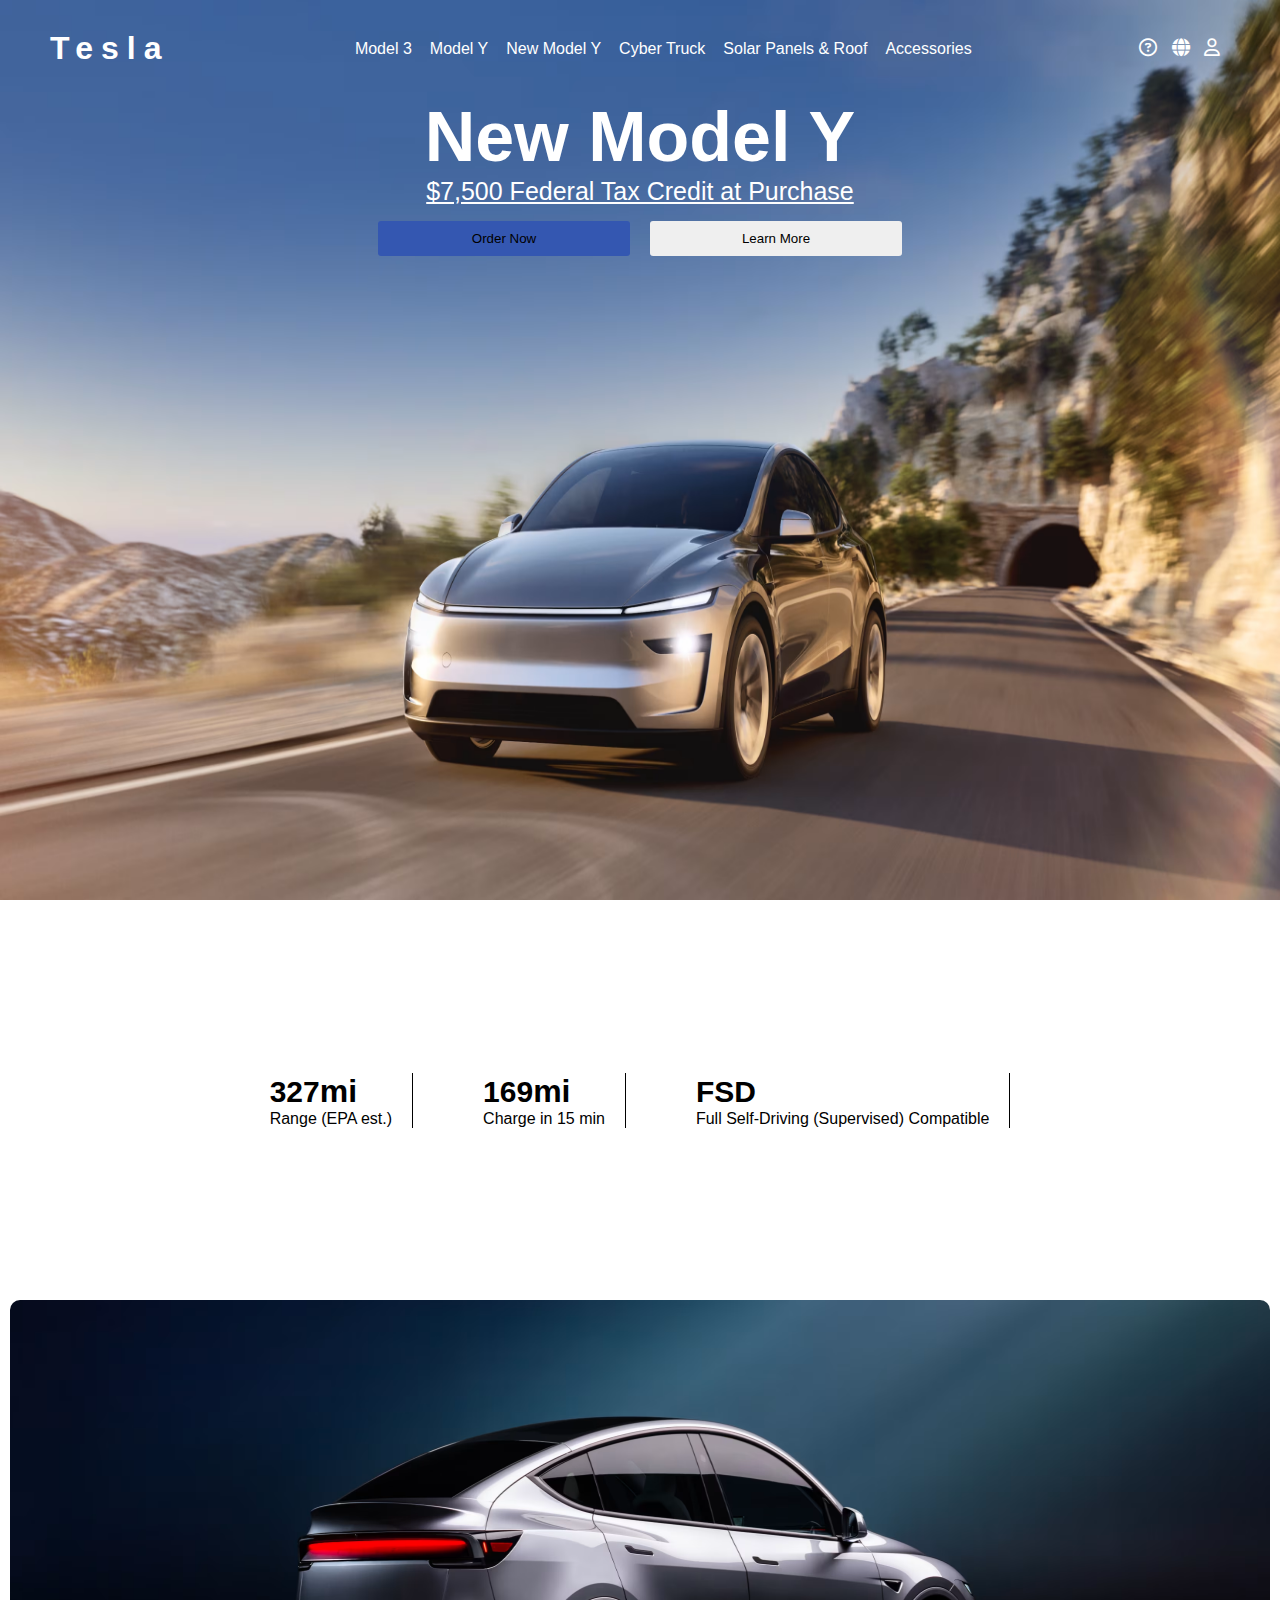
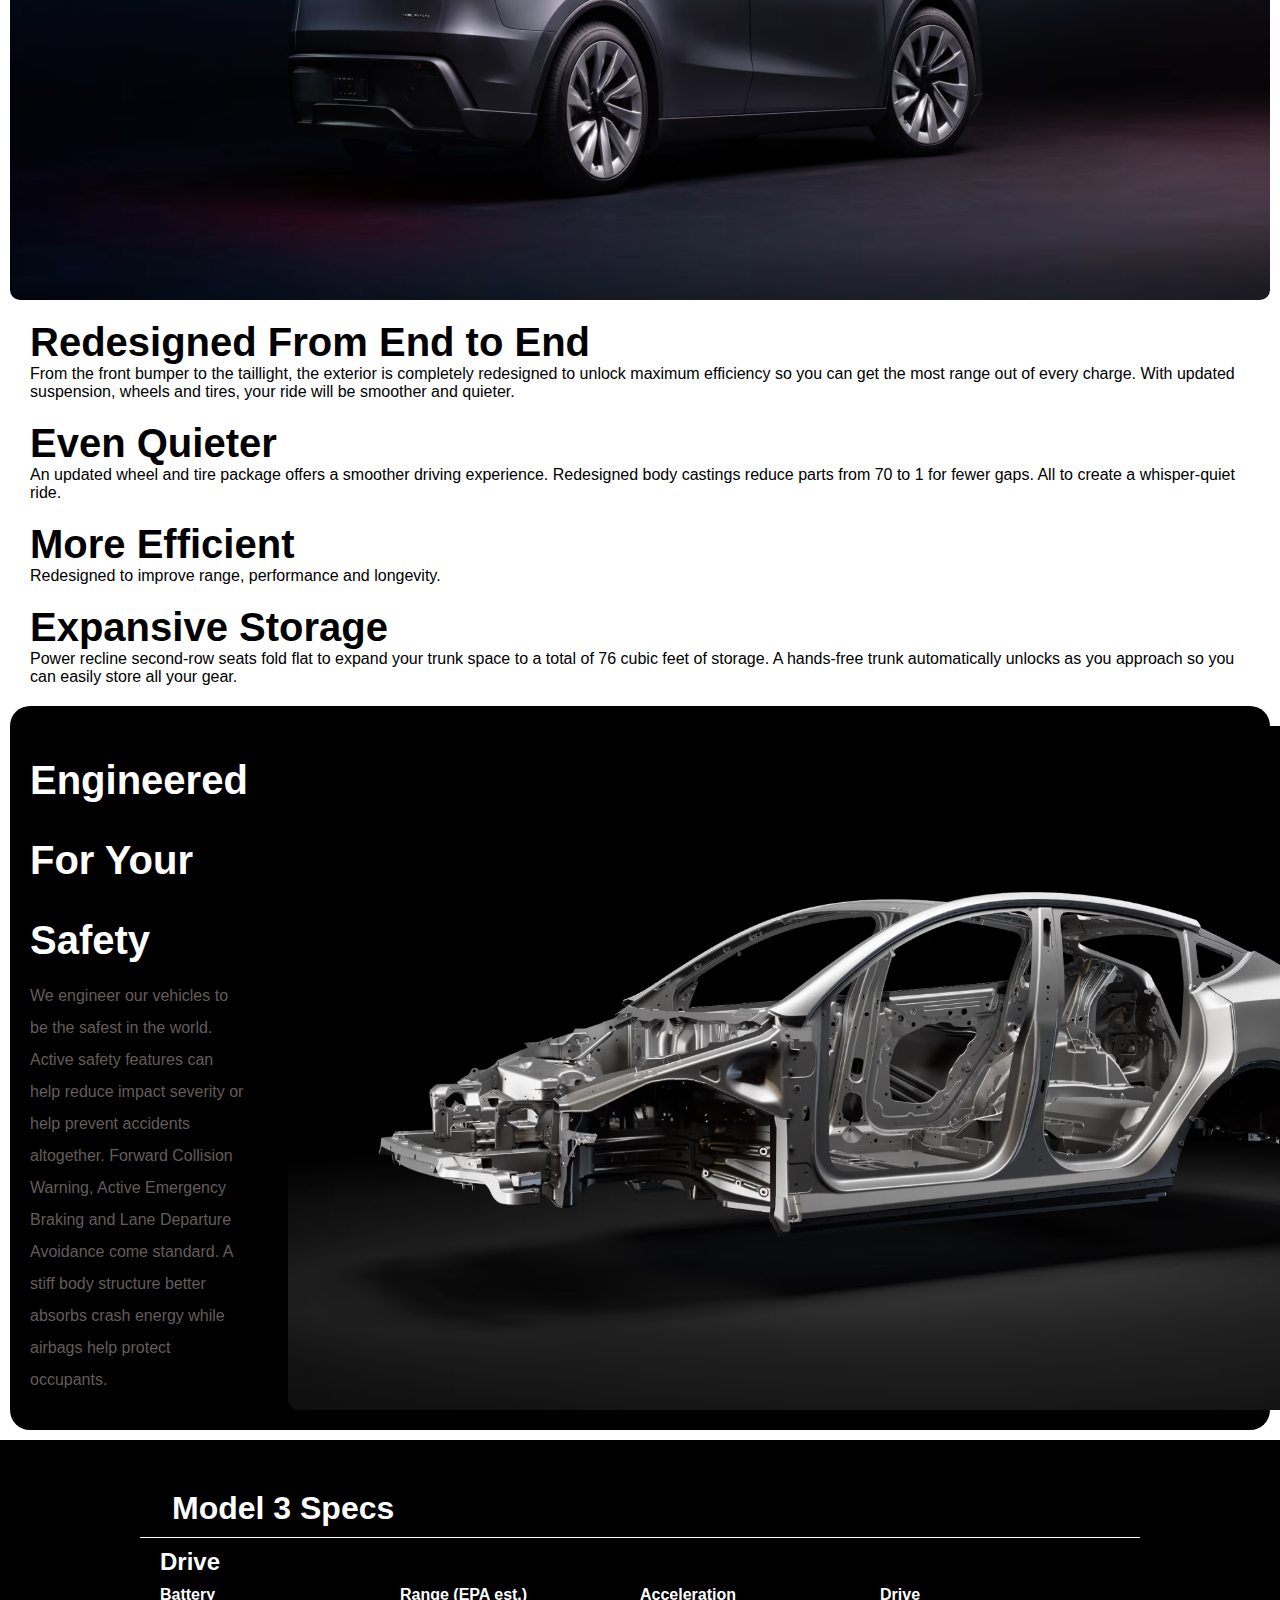
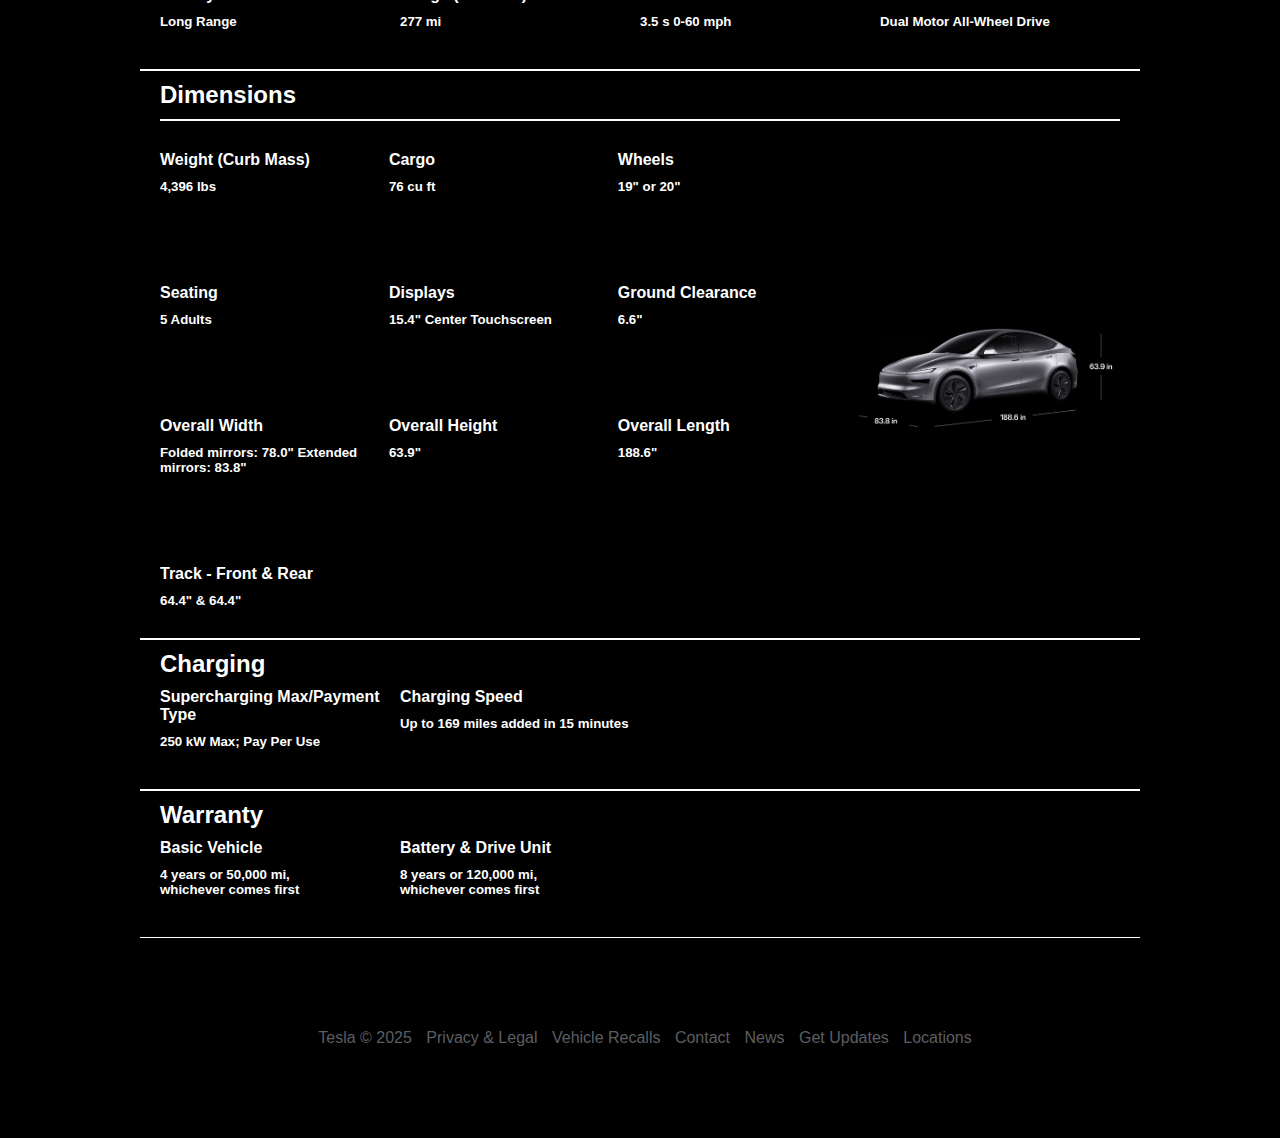
<file: new_model_y.html>
<!DOCTYPE html>
<html lang="en">

<head>
    <meta charset="UTF-8">
    <meta name="viewport" content="width=device-width, initial-scale=1.0">
    <title>New Model Y</title>
    <link rel="stylesheet" href="https://cdnjs.cloudflare.com/ajax/libs/font-awesome/6.7.2/css/all.min.css"
        integrity="sha512-Evv84Mr4kqVGRNSgIGL/F/aIDqQb7xQ2vcrdIwxfjThSH8CSR7PBEakCr51Ck+w+/U6swU2Im1vVX0SVk9ABhg=="
        crossorigin="anonymous" referrerpolicy="no-referrer" />
        <link rel="icon" href="images/1024px-Tesla_logo.png" type="image/x-icon">

    <link rel="stylesheet" href="styles.css">
    <link rel="stylesheet" href="media.css">
    <link rel="stylesheet" href="model_3.css">
    <link rel="stylesheet" href="model_y.css">
    <link rel="stylesheet" href="new_model_y.css">
    <link rel="stylesheet" href="model_3_media.css">
    <link rel="stylesheet" href="newmodel_y_media.css">
</head>

<body>

    <!-- ------------------------------END OF HEADER SECTION----------------------------------------------- -->
    <!-- model 3 -->
    <main>
        <div class="model_3_homepage">
            <nav class="navbar">
                <h1><a href="index.html">Tesla</a></h1>
                <ul>
                    <li><a href="model_3.html">Model 3</a></li>
                    <li><a href="model_y.html">Model Y</a></li>
                    <li><a href="new_model_y.html">New Model Y</a></li>
                    <li><a href="cybertruck.html">Cyber Truck</a></li>
                    <li><a href="solar.html">Solar Panels & Roof</a></li>
                    <li><a href="accessories.html">Accessories</a></li>
                    <div>
                        <a href="#"><i class="fa-solid fa-bars menu"></i></a>
                    </div>

                </ul>
                <div class="navbar_icons">
                    <!-- 3 icons -->
                    <a href="#"><i class="fa-regular fa-circle-question"></i></a>
                    <a href="#"><i class="fa-solid fa-globe"></i></a>
                    <a href="#"><i class="fa-regular fa-user"></i></a>
                </div>
            </nav>
            <div class="text_bg">

                <h1 class="home_page_h1">New Model Y</h1>
                <a href="">$7,500 Federal Tax Credit at Purchase</a>
                <div class="homepage_button_div">
                    <button class="homepage_button blue">Order Now</button>
                    <button class="homepage_button">Learn More</button>
                </div>
            </div>
    </main>
    <section class="new-model-y-white-div">
        <div class="divs">
            <div>
                <h1><span style="font-size: 30px;">327</span>mi</h1>
                <p>Range (EPA est.)</p>
            </div>
            <div>
                <h1><span style="font-size: 30px;">169</span>mi</h1>
                <p>Charge in 15 min
                </p>
            </div>
            <div>
                <h1><span style="font-size: 30px;">FSD</span></h1>
                <p>Full Self-Driving (Supervised) Compatible</p>
            </div>
        </div>

    </section>
    <section class="full-img">
        <div class="nmy-img">
            <img src="images/new-model-y-img.avif" alt="">
        </div>
        <div class="nmy-text">
            <h1>
                Redesigned From End to End
            </h1>
            <p> From the front bumper to the taillight, the exterior is completely redesigned to unlock maximum
                efficiency so you can get the most range out of every charge. With updated suspension, wheels and tires,
                your ride will be smoother and quieter.
            </p>
            <h1>Even Quieter</h1>
            <p>An updated wheel and tire package offers a smoother driving experience. Redesigned body castings reduce
                parts from 70 to 1 for fewer gaps. All to create a whisper-quiet ride.</p>
            <h1>More Efficient</h1>
            <p>Redesigned to improve range, performance and longevity.</p>

            <h1>Expansive Storage
            </h1>
            <p>Power recline second-row seats fold flat to expand your trunk space to a total of 76 cubic feet of
                storage. A hands-free trunk automatically unlocks as you approach so you can easily store all your gear.
            </p>


        </div>
    </section>
    <section class="safety">
        <div>
            <h1>
                Engineered For Your Safety
            </h1>
            <p>We engineer our vehicles to be the safest in the world. Active safety features can help reduce impact
                severity or help prevent accidents altogether. Forward Collision Warning, Active Emergency Braking and
                Lane Departure Avoidance come standard. A stiff body structure better absorbs crash energy while airbags
                help protect occupants.</p>
        </div>
        <img src="images/Model-Y-2-Safety-Desktop.avif" alt="">

    </section>
    <section class="m3_features">
        <div class="m3_specs">
            <h1>Model 3 Specs</h1>
            <div class="m3_specs_main_div">
                <h2>Drive</h2>
                <div class="m3_four_cols">
                    <div class="m3_specs_grid">
                        <h4>Battery</h4>
                        <h5>Long Range</h5>
                    </div>
                    <div class="m3_specs_grid">
                        <h4>Range (EPA est.)</h4>
                        <h5>277 mi</h5>
                    </div>
                    <div class="m3_specs_grid">
                        <h4>Acceleration</h4>
                        <h5>3.5 s 0-60 mph</h5>
                    </div>
                    <div class="m3_specs_grid">
                        <h4>Drive</h4>
                        <h5>Dual Motor All-Wheel Drive</h5>
                    </div>
                </div>
            </div>
        </div>
    </section>
    <section class="m3_features">
        <div class="m3_specs">
            <div class="m3_specs_main_div">
                <h2>Dimensions</h2>
                <div class="three_col_flex">
                    <div class="m3_three_cols">
                        <div class="m3_specs_grid">
                            <h4>Weight (Curb Mass)</h4>
                            <h5>4,396 lbs</h5>
                        </div>
                        <div class="m3_specs_grid">
                            <h4>Cargo</h4>
                            <h5>76 cu ft</h5>
                        </div>
                        <div class="m3_specs_grid">
                            <h4>Wheels</h4>
                            <h5>19" or 20"</h5>
                        </div>
                        <div class="m3_specs_grid">
                            <h4>Seating</h4>
                            <h5>5 Adults</h5>
                        </div>
                        <!--  -->

                        <div class="m3_specs_grid">
                            <h4>Displays</h4>
                            <h5>15.4" Center Touchscreen </h5>
                        </div>
                        <div class="m3_specs_grid">
                            <h4>Ground Clearance</h4>
                            <h5>6.6"</h5>
                        </div>
                        <div class="m3_specs_grid">
                            <h4>Overall Width</h4>
                            <h5>Folded mirrors: 78.0"
                                Extended mirrors: 83.8" </h5>
                        </div>
                        <div class="m3_specs_grid">
                            <h4>Overall Height</h4>
                            <h5>63.9"</h5>
                        </div>
                        <div class="m3_specs_grid">
                            <h4>Overall Length</h4>
                            <h5>188.6"</h5>
                        </div>
                        <div class="m3_specs_grid">
                            <h4>Track - Front & Rear</h4>
                            <h5>64.4" & 64.4"</h5>
                        </div>
                    </div>
                    <div class="m3_feature_img">
                        <img src="images/Model-Y-2-Specs-LR-AWD-Desktop-Imperial.avif" alt="">
                    </div>
                </div>
            </div>
        </div>
    </section>
    <section class="m3_features">
        <div class="m3_specs">
            <div class="m3_specs_main_div">
                <h2>Charging</h2>
                <div class="m3_four_cols">
                    <div class="m3_specs_grid">
                        <h4>Supercharging Max/Payment Type</h4>
                        <h5>250 kW Max; Pay Per Use</h5>
                    </div>
                    <div class="m3_specs_grid">
                        <h4>Charging Speed</h4>
                        <h5>Up to 169 miles added in 15 minutes</h5>
                    </div>
                </div>
            </div>
        </div>
    </section>
    <section class="m3_features">
        <div class="m3_specs">
            <div class="m3_specs_main_div">
                <h2>Warranty</h2>
                <div class="m3_four_cols">
                    <div class="m3_specs_grid">
                        <h4>Basic Vehicle</h4>
                        <h5>4 years or 50,000 mi, <br> whichever comes first</h5>
                    </div>
                    <div class="m3_specs_grid">
                        <h4>Battery & Drive Unit</h4>
                        <h5>8 years or 120,000 mi, <br> whichever comes first</h5>
                    </div>
                </div>
            </div>
        </div>
    </section>


    <footer>
        <div>
            <ul class="footer-links">
                <li><a href="#">Tesla © 2025</a></li>
                <li><a href="#">Privacy & Legal</a></li>
                <li><a href="#">Vehicle Recalls</a></li>
                <li><a href="#">Contact</a></li>
                <li><a href="#">News</a></li>
                <li><a href="#">Get Updates</a></li>
                <li><a href="#">Locations</a></li>
            </ul>
        </div>
    </footer>
</body>

</html>
</file>
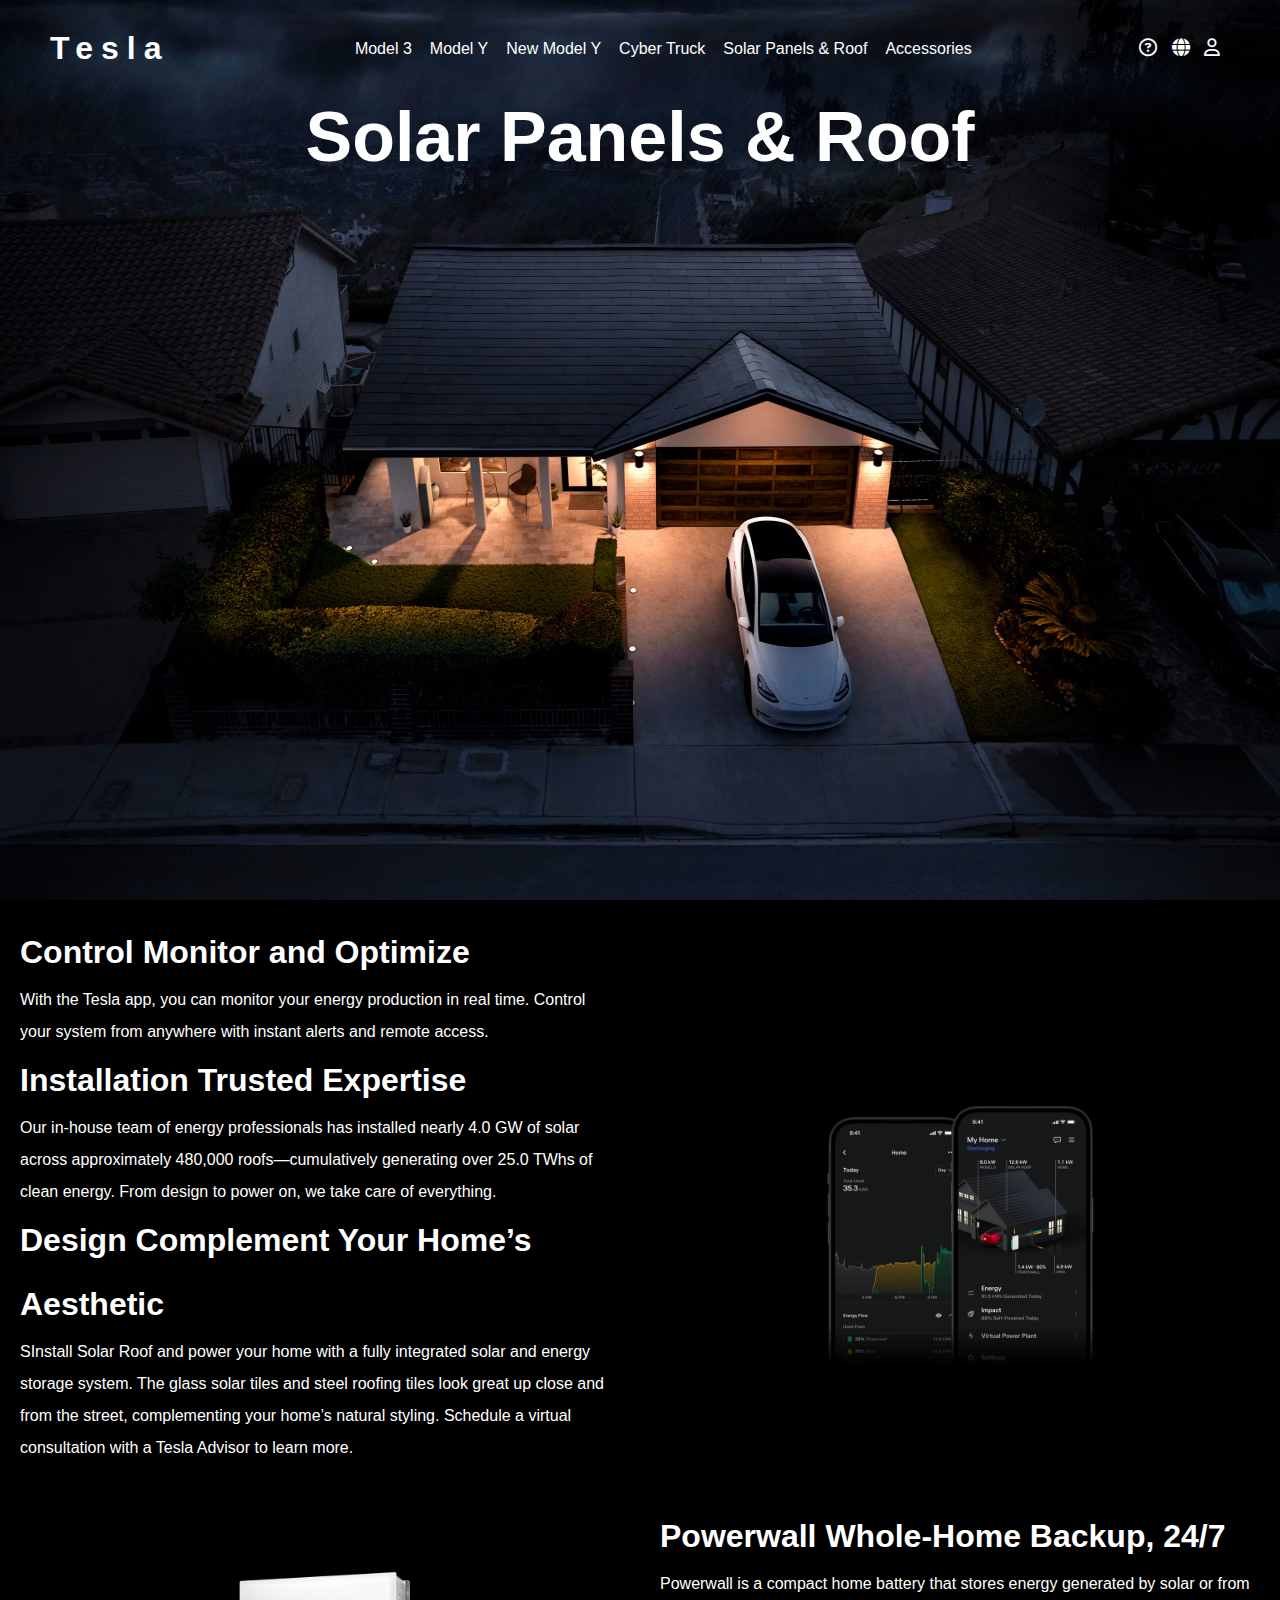
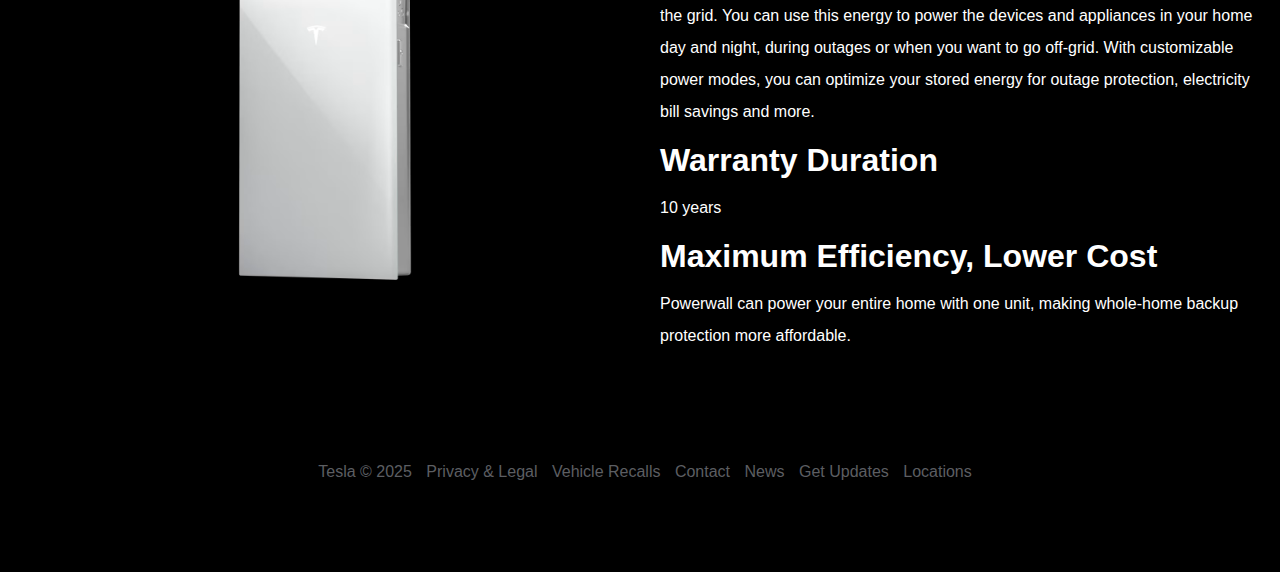
<file: solar.html>
<!DOCTYPE html>
<html lang="en">

<head>
    <meta charset="UTF-8">
    <meta name="viewport" content="width=device-width, initial-scale=1.0">
    <title>Solar Panels & Roof</title>
    <link rel="stylesheet" href="https://cdnjs.cloudflare.com/ajax/libs/font-awesome/6.7.2/css/all.min.css"
        integrity="sha512-Evv84Mr4kqVGRNSgIGL/F/aIDqQb7xQ2vcrdIwxfjThSH8CSR7PBEakCr51Ck+w+/U6swU2Im1vVX0SVk9ABhg=="
        crossorigin="anonymous" referrerpolicy="no-referrer" />
        <link rel="icon" href="images/1024px-Tesla_logo.png" type="image/x-icon">

    <link rel="stylesheet" href="styles.css">
    <link rel="stylesheet" href="media.css">
    <link rel="stylesheet" href="model_3.css">
    <link rel="stylesheet" href="cybertruck.css">
    <link rel="stylesheet" href="solar.css">
    <link rel="stylesheet" href="model_3_media.css">
    <link rel="stylesheet" href="newmodel_y_media.css">
</head>

<body>


    <main>
        <div class="model_3_homepage">
            <nav class="navbar">
                <h1><a href="index.html">Tesla</a></h1>
                <ul>
                    <li><a href="model_3.html">Model 3</a></li>
                    <li><a href="model_y.html">Model Y</a></li>
                    <li><a href="new_model_y.html">New Model Y</a></li>
                    <li><a href="cybertruck.html">Cyber Truck</a></li>
                    <li><a href="solar.html">Solar Panels & Roof</a></li>
                    <li><a href="accessories.html">Accessories</a></li>
                    <div>
                        <a href="#"><i class="fa-solid fa-bars menu"></i></a>
                    </div>

                </ul>
                <div class="navbar_icons">
                    <!-- 3 icons -->
                    <a href="#"><i class="fa-regular fa-circle-question"></i></a>
                    <a href="#"><i class="fa-solid fa-globe"></i></a>
                    <a href="#"><i class="fa-regular fa-user"></i></a>
                </div>
            </nav>
            <div class="text_bg">
                <h1 class="home_page_h1">Solar Panels & Roof</h1>

            </div>
    </main>
    <section class="m3_text_img">
        <div class="m3_text">
            <h1> Control Monitor and Optimize </h1>
            <p>With the Tesla app, you can monitor your energy production in real time. Control your system from
                anywhere with instant alerts and remote access.
            </p>
            <h1> Installation Trusted Expertise </h1>
            <p>Our in-house team of energy professionals has installed nearly 4.0 GW of solar across approximately
                480,000 roofs—cumulatively generating over 25.0 TWhs of clean energy. From design to power on, we take
                care of everything.
            </p>
            <h1> Design Complement Your Home’s Aesthetic </h1>
            <p>SInstall Solar Roof and power your home with a fully integrated solar and energy storage system. The
                glass solar tiles and steel roofing tiles look great up close and from the street, complementing your
                home’s natural styling. Schedule a virtual consultation with a Tesla Advisor to learn more.
            </p>

        </div>
        <div class="m3_img">
            <img src="images/solar-roof-monitor-optimize-desktop.avif" alt="">
        </div>
    </section>
    <section class="m3_text_img">
        <div class="m3_img">
            <img src="images/power-everything-desktop.avif" alt="">
        </div>
        <div class="m3_text">
            <h1>Powerwall Whole-Home Backup, 24/7 </h1>
            <p>Powerwall is a compact home battery that stores energy generated by solar or from the grid. You can use
                this energy to power the devices and appliances in your home day and night, during outages or when you
                want to go off-grid. With customizable power modes, you can optimize your stored energy for outage
                protection, electricity bill savings and more.
            </p>
            <h1>Warranty
                Duration</h1>
            <p>10 years
            </p>
            <h1>Maximum Efficiency, Lower Cost
            </h1>
            <p>Powerwall can power your entire home with one unit, making whole-home backup protection more affordable.
            </p>



        </div>
    </section>



    <footer>
        <div>
            <ul class="footer-links">
                <li><a href="#">Tesla © 2025</a></li>
                <li><a href="#">Privacy & Legal</a></li>
                <li><a href="#">Vehicle Recalls</a></li>
                <li><a href="#">Contact</a></li>
                <li><a href="#">News</a></li>
                <li><a href="#">Get Updates</a></li>
                <li><a href="#">Locations</a></li>
            </ul>
        </div>
    </footer>
</body>

</html>
</file>
<file: styles.css>
* {
    margin: 0;
    padding: 0;
    font-family: Arial, Helvetica, sans-serif;
    box-sizing: border-box;
}

header {
    height: 44px;
    background: linear-gradient(90deg, #e4c678 0, #f2e5c2 50%, #e8d199 100%)
}

.header_section {
    display: flex;
    align-items: center;
    justify-content: center;
    height: 100%;
}

.header_section p {
    color: black;
    font-size: 14px;
    line-height: 20px;
}

.hp1 {
    margin-right: 5px;
    font-weight: 700;
}

header button {
    padding: 5px 16px;
    border-radius: 4px;
    background: black;
    border: none;
    margin-left: 10px;
}

header button a {
    color: #e2e3e3;
    text-align: center;
    font-size: 12px;
    font-weight: 500;
    text-decoration: none;
}

/*     <!-- ------------------------------END OF HEADER SECTION----------------------------------------------- --> */
main {
    height: 100vh;
    width: 100%;
}

.model_3_homepage {
    height: 100%;
    width: 100%;
    background-image: url("images/Homepage-Model-3-Desktop-US.avif");
    background-repeat: no-repeat;
    background-position: center center;
    background-size: 100% 100%;
}

.navbar {
    display: flex;
    justify-content: space-between;
    align-items: center;
    padding: 30px 50px;
}

.navbar h1 a {
    text-decoration: none;
    color: white;
    letter-spacing: 8px;
}

.navbar ul {
    display: flex;
    align-items: center;
    justify-content: center;
    list-style: none;
}

.navbar ul li a {
    position: relative;
    text-decoration: none;
    color: white;
    margin-left: 18px;
}
.navbar ul li a::after {
    position: absolute;
    content: "";
    height: 2px;
    left: 0;
    width: 0;
    bottom:-5px ;
    background-color: white;
    transition: 0.9s;
    -webkit-transition: 0.9s;
    -moz-transition: 0.9s;
    -ms-transition: 0.9s;
    -o-transition: 0.9s;
}
.navbar ul li a:hover::after {
    width: 100%;
}

.navbar i {
    color: white;
    margin-right: 10px;
    font-size: 18px;
}

.text_bg {
    display: flex;
    flex-direction: column;
    align-items: center;
    justify-content: center;
}

.home_page_h1 {
    color: white;
    font-size: 70px;
}

.text_bg a {
    color: white;
    font-size: 25px;
    margin-bottom: 15px;
}

.homepage_button {
    width: 252px;
    padding: 10px 0px;
    border: none;
    cursor: pointer;
    border-radius: 3px;
    -webkit-border-radius: 3px;
    -moz-border-radius: 3px;
    -ms-border-radius: 3px;
    -o-border-radius: 3px;
}
.homepage_button_div{
    display: flex;
    align-items: center;
    justify-content: center;
    gap: 20px;
}

.blue {
    background-color: #3457b1;
}
.homepage_button:hover{
    background-color:#3457b1d5; ;
}
.menu{
    display: none;
}
/* ------------------------------------------Model-y homepage--------------------------------- */
.bg_model_y {
    height: 100vh;
    width: 100%;
}

.model_y_homepage {
    height: 100%;
    width: 100%;
    background-image: url('images/model-y-homepage.jpg');
    background-repeat: no-repeat;
    background-position: center center;
    background-size: 100% 100%;
}

.bg_model_y_text {
    text-align: center;
}

.bg_model_y_div {
    height: 100%;
    display: flex;
    flex-direction: column;
    justify-content: space-between;
    align-items: center;
    padding: 50px 0px;
}
.bg_model_y_button{
    display: flex;
    align-items: center;
    justify-content: center;
    gap: 20px;
}

.bg_model_y a {
    color: white;
    font-size: 25px;
}


/* ------------------------------------------------------new model y--------------------------------------------------------------- */
.new_bg_model_y {
    height: 100vh;
    width: 100%;
}

.new_model_y_homepage {
    height: 100%;
    width: 100%;
    background-image: url('images/homepage-newmodel-y.avif');
    background-repeat: no-repeat;
    background-position: center center;
    background-size: 100% 100%;
}

.new_bg_model_y_text {
    text-align: center;
}

.new_bg_model_y_div {
    height: 100%;
    display: flex;
    flex-direction: column;
    justify-content: space-between;
    align-items: center;
    padding: 20px 0px;
}
.new_bg_model_y_button{
    display: flex;
    align-items: center;
    justify-content: center;
    gap: 20px;
}

.new_bg_model_y a {
    color: white;
    font-size: 20px;
    text-decoration: none;
}
/* --------------------------------------------------------------cyber truck------------------------------------------------------- */
.bg_cybertruck {
    height: 100vh;
    width: 100%;
}

.cybertruck_homepage {
    height: 100%;
    width: 100%;
    background-image: url('images/bg_cybertruck.webp');
    background-repeat: no-repeat;
    background-position: center center;
    background-size: 100% 100%;
}

.cybertruck_text {
    text-align: center;
}


.cybertruck_div {
    height: 100%;
    display: flex;
    flex-direction: column;
    justify-content: space-between;
    align-items: center;
    padding: 20px 0px;
}

.cybertruck a {
    color: white;
    font-size: 20px;
    text-decoration: none;
}
.cybertruck_button button{
    background-color: rgba(0, 0, 0, 5.377);
    width: 252px;
    padding: 10px 0px;
    border: none;
    border-radius: 3px;
    color: white;
}
.cybertruck_two_button{
    display: flex;
    align-items: center;
    justify-content: center;
    gap: 20px;
}
.cybertruck_text a{
    color: white;
    font-size: 20px;
}
.cybertruck_text{
    padding-top:200px ;
}
.cybertruck_button{
    text-align: center;
}
.cybertruck_button i{
    color: white;
    margin-bottom: 5px;
}
.cybertruck_button p{
    color: white;
    font-size: 20px;
    margin-bottom: 10px;
}
/* -----------------------------------------------------solar--------------------------------------------------------- */
.bg_solar{
    height: 100vh;
    width: 100%;
}

.solar_homepage {
    height: 100%;
    width: 100%;
    background-image: url('images/bg-solar-roof.jpg');
    background-repeat: no-repeat;
    background-position: center center;
    background-size: 100% 100%;
}

.solar_text {
    text-align: center;
}

.solar_div {
    height: 100%;
    display: flex;
    flex-direction: column;
    justify-content: space-between;
    align-items: center;
    padding: 30px 0px;
}

.solar_text a {
    color: white;
    font-size: 25px;
    text-decoration: none;
}
.solar_button{
    display: flex;
    align-items: center;
    justify-content: center;
    gap: 20px;
}

/* ----------------------------------------charger-------------------------------------------------------------- */
.bg_charger{
    height: 100vh;
    width: 100%;
}

.charger_homepage {
    height: 100%;
    width: 100%;
    background-image: url('images/homepage-charging.webp');
    background-repeat: no-repeat;
    background-position: center center;
    background-size: 100% 100%;
}

.charger_text {
    text-align: center;
}

.charger_div {
    height: 100%;
    display: flex;
    flex-direction: column;
    justify-content: space-between;
    align-items: center;
    padding: 30px 0px;
}

.charger_text a {
    color: white;
    font-size: 25px;
    text-decoration: none;
}
/* ----------------------------------footer-------------------------------------------------------------------------- */
footer{
    height: 200px;
}
footer div {
    height: 100%;
    display: flex;
    align-items: center;
    justify-content: center;
}
.footer-links li{
    display: inline;
}
.footer-links li{
    list-style: none;
}
.footer-links li a{
    margin-left: 10px;
    text-decoration: none;
    color: #5c5e62;
}
</file>
<file: media.css>
@media (max-width:1100px) {
    header {
        height: 80px;
    }

    .header_section {
        flex-direction: column;
    }

    .header_section p {
        line-height: normal;
    }

    header button {
        padding: 0;
        background-color: transparent;
        margin-left: 0;
    }

    header button a {
        color: black;
        font-size: 14px;
        text-decoration: underline;
    }

    /* main section model-3 */
    .navbar {
        flex-direction: column;
    }

    .navbar h1 {
        width: 100%;
        text-align: left;
    }

    .navbar ul {
        width: 100%;
        justify-content: space-between;
    }

    .navbar ul li a {
        margin-left: 0;
        margin-right: 10px;
        font-size: 12px;
    }

    .navbar_icons i {
        display: none;
    }

    .menu {
        display: inline;
    }

    .navbar ul {

        flex-wrap: wrap;
        line-height: 1.5;
    }
}

@media (max-width:1100px) {
    .homepage_button {
        width: 200px;
    }

    .home_page_h1 {
        font-size: 60px;
    }
}

@media (max-width:900px) {
    .homepage_button {
        width: 180px;
    }

    .home_page_h1 {
        font-size: 60px;
    }

    .cybertruck_button button {
        width: 150px;
    }
}

@media (max-width:700px) {
    .homepage_button {
        width: 170px;
    }

    .home_page_h1 {
        font-size: 50px;
    }

    .cybertruck_button button {
        width: 130px;
    }

    .model_3_homepage {
        background-size: 145% 100%;
    }

    .model_y_homepage {
        background-size: 206% 100%;
    }

    .new_model_y_homepage {
        background-size: 245% 100%;
    }
    .cybertruck_homepage{
    background-size: 188% 100%;
    }
    .charger_homepage {
        background-size: 198% 100%;
    }
}

@media (max-width:400px) {
    .homepage_button {
        width: 130px;
    }

    .home_page_h1 {
        font-size: 50px;
    }

    .cybertruck_button button {
        width: 130px;
    }

    .model_3_homepage {
        background-size: 145% 100%;
    }

    .model_y_homepage {
        background-size: 206% 100%;
    }

    .new_model_y_homepage {
        background-size: 245% 100%;
    }
    .cybertruck_homepage{
    background-size: 188% 100%;
    }
    .charger_homepage {
        background-size: 198% 100%;
    }
}
</file>
<file: model_3.css>
.model_3_homepage {
    height: 100%;
    width: 100%;
    background-image: url("images/Homepage-Model-3-Desktop-US.avif");
    background-repeat: no-repeat;
    background-position: center center;
    background-size: 100% 100%;
}
.m3_text_img{
    display: flex;
    align-items: center;
    justify-content: center;
    width: 100%;
}
.m3_text{
    width: 50%;
    line-height: 2;
    padding: 20px;
}
.m3_img{
    width: 50%;
    padding: 20px;
}
.m3_img img{
    width: 100%;
    border-radius: 15px;
    -webkit-border-radius: 15px;
    -moz-border-radius: 15px;
    -ms-border-radius: 15px;
    -o-border-radius: 15px;
}


/* model_3 specs */
.m3_specs{
    height: 100%;
    background-color: black;
}
.m3_specs_main_div{
    max-width: 1000px;
    padding: 0px 20px;
    margin: auto;
    border-top: 1px solid white;
    border-bottom: 1px solid white;
}
.m3_specs h1{
    color: white;
    margin-left: 172px;
    margin-bottom: 10px;
    margin-top: 10px;
    padding-top: 50px;
}
.m3_specs h2{
    color: white;
    margin-bottom: 10px;
    margin-top: 10px;


}
.m3_specs div h4{
    color: white;
    margin-bottom: 10px;
}
.m3_specs div h5{
    color: white;
    margin-bottom: 40px;
}
.m3_four_cols {
    display: grid;
    grid-template-columns: repeat(4, 1fr);
}

/*  */
.m3_three_cols{
    display: grid;
    grid-template-columns: repeat(3,1fr);
    gap: 30px;
}
.three_col_flex{
    display: flex;
    justify-content: space-between;
    gap: 30px;
    border-top: 2px solid white;
}
.m3_feature_img{
    width: 40%;
}
.m3_feature_img img{
    width: 100%;


}
.three_col_flex .m3_three_cols .m3_specs_grid h5 {
    margin-bottom: 30px;
}   
.three_col_flex .m3_three_cols .m3_specs_grid h4 {
    margin-top: 30px;
}   
.m3_feature_img{
    align-self: center;
}
footer{
    background-color: black;
    color: white;
}
</file>
<file: cybertruck.css>
.model_3_homepage {
    height: 100%;
    width: 100%;
    background-image: url("images/Cybertruck-Second-Hero-Desktop.avif");
    background-repeat: no-repeat;
    background-position: center center;
    background-size: 100% 100%;
}
</file>
<file: model_3_media.css>
@media (max-width: 768px) {
    .m3_text {
        width: 100%; 
        padding: 10px;
    }

    .m3_img {
        width: 100%; 
        padding: 0;
    }

    .m3_text_img {
        flex-direction: column; 
    }
}

/*  */

@media (max-width: 768px) {
    .m3_specs h1 {
        margin-left: 0;
        text-align: center;
    }

    .m3_specs h2 {
        text-align: center;
    }

    .m3_specs_main_div {
        margin: 10px;
        border-top: none; 
        border-bottom: none; 
    }

    .m3_four_cols {
        grid-template-columns: 1fr 1fr; 
        gap: 10px;
    }

    .m3_three_cols {
        grid-template-columns: repeat(2, 1fr); 
        gap: 15px;
    }

    .m3_feature_img {
        width: 100%;
        margin-bottom: 20px;
    }

    .m3_specs_grid {
        text-align: center;
        margin-bottom: 20px;
    }

    .m3_specs_main_div {
        padding: 0 10px;
    }

    .three_col_flex {
        flex-direction: column;
        gap: 0; 
    }
    .m3_text p{
        font-size: 12px;
    }
}
</file>
<file: newmodel_y_media.css>
@media (max-width:500px){
    .model_3_homepage {
        background-size: 224% 100%;    }
}
@media (max-width:600px){
    .model_3_homepage {
        background-size: 200% 100%;    }
}
@media (max-width:650px){
    .model_3_homepage {
        background-size: 168% 100%;    }
}
@media (max-width:700px){
    .model_3_homepage {
        background-size: 130% 100%;    }
}
@media (max-width:768px){
    .model_3_homepage {
        background-size: 224% 100%;    
    }
    .divs{
        gap: 20px;
    }
    .full-img h1{
        font-size: 25px;
    }
    .full-img p{
        font-size: 14px;
    }
    .new-model-y-white-div{
        height: 200px;
    }
    .safety div h1{
        font-size: 25px;
    }
    .safety div p{
        font-size: 14px;
    }
    .text_bg a{
        font-size: 18px;
    }
    .nmy-img img{
        height: 70%;
    }
    .nmy-img{
        height: 300px;
    }
    .safety{
        flex-direction: column;
    }
    .safety div{
        width: 100%;
    }
}
</file>
<file: model_y.css>
.model_3_homepage {
    height: 100%;
    width: 100%;
    background-image: url("images/model_y_page_bg.avif");
    background-repeat: no-repeat;
    background-position: center center;
    background-size: 100% 100%;
}
.m3_text_img{
    background-color: black;
    color: white;
}
.m3_img{
    width: 50%;
    padding: 20px;
}
.m3_img video{
    width: 100%;
    border-radius: 15px;
    -webkit-border-radius: 15px;
    -moz-border-radius: 15px;
    -ms-border-radius: 15px;
    -o-border-radius: 15px;
}
input{
    background-color: gray;
    border: none;
    padding: 6px;
    border-radius: 3px;
    -webkit-border-radius: 3px;
    -moz-border-radius: 3px;
    -ms-border-radius: 3px;
    -o-border-radius: 3px;
    margin-bottom: 20px;
}
.m3_text button{
    background-color: blue;
    border: none;
    border-radius:5px ;
    -webkit-border-radius:5px ;
    -moz-border-radius:5px ;
    -ms-border-radius:5px ;
    -o-border-radius:5px ;
    padding: 10px;
    width: 170px;
}
.m3_text a{
    color: white;
    text-decoration: none;
}
</file>
<file: model_y_media.css>
@media (max-width:500px){
    .model_3_homepage {
        background-size: 376% 100%;    }
}
@media (max-width:600px){
    .model_3_homepage {
        background-size: 360% 100%;    }
}
@media (max-width:650px){
    .model_3_homepage {
        background-size: 300% 100%;    }
}
@media (max-width:700px){
    .model_3_homepage {
        background-size: 250% 100%;    }
}
@media (max-width:768px){
    .model_3_homepage {
        background-size: 220% 100%;    }
}
</file>
<file: new_model_y.css>
.model_3_homepage {
    background-image: url("images/new-Model-Y-2-Hero_page.avif");
}
.new-model-y-white-div{
    max-width: 1260px;
    margin: auto;
    height: 400px;

    display: flex;
    align-items: center;
    justify-content: center;

}

.divs{
    display: flex;
    align-items: center;
    justify-content: space-around;
    gap: 70px;
    padding: 0px 20px;
}
.divs div{
    border-right: 1px solid black;
}
.divs div p{
    margin-right: 20px;
}
.full-img{
    max-width: 1260px;
    margin: auto;
}
.nmy-img{
    max-width: 1260px;
    height: 600px;
    display: flex;
    align-items: center;
    justify-content: center;
}
.nmy-img img{
    width: 100%;
    height: 100%;
    border-radius: 10px;
    -webkit-border-radius: 10px;
    -moz-border-radius: 10px;
    -ms-border-radius: 10px;
    -o-border-radius: 10px;
}
.full-img h1{
    font-size: 40px;
    margin-top: 20px;
}
.safety{
    display: flex;
    align-items: center;
    background-color: black;
    max-width: 1260px;
    margin: auto;
    margin-top: 20px;
    border-radius: 20px;
    -webkit-border-radius: 20px;
    -moz-border-radius: 20px;
    -ms-border-radius: 20px;
    -o-border-radius: 20px;
}
.safety div{
    line-height: 2;
    color: white;
    width: 50%;
    padding: 20px;

}
.safety div h1{
    font-size: 40px;
}
.safety img{
    width: 100%;
    padding: 20px;
}
.safety div p{
    color: rgb(100, 92, 92);
}
.text_bg div p{
    color: rgb(100, 92, 92);

}
.text_bg{
    padding: 0px 20px;
}
.nmy-text{
    padding: 0px 20px;
}
</file>
<file: solar.css>
.model_3_homepage {
    height: 100%;
    width: 100%;
    background-image: url("images/solar-roof-protection-outage-01-desktop.avif");
    background-repeat: no-repeat;
    background-position: center center;
    background-size: 100% 100%;
}
.m3_text_img{
    background-color: black;
    color: white;
}
@media (max-width:768px){
    .home_page_h1 {
        font-size: 30px;
      }
}
</file>
